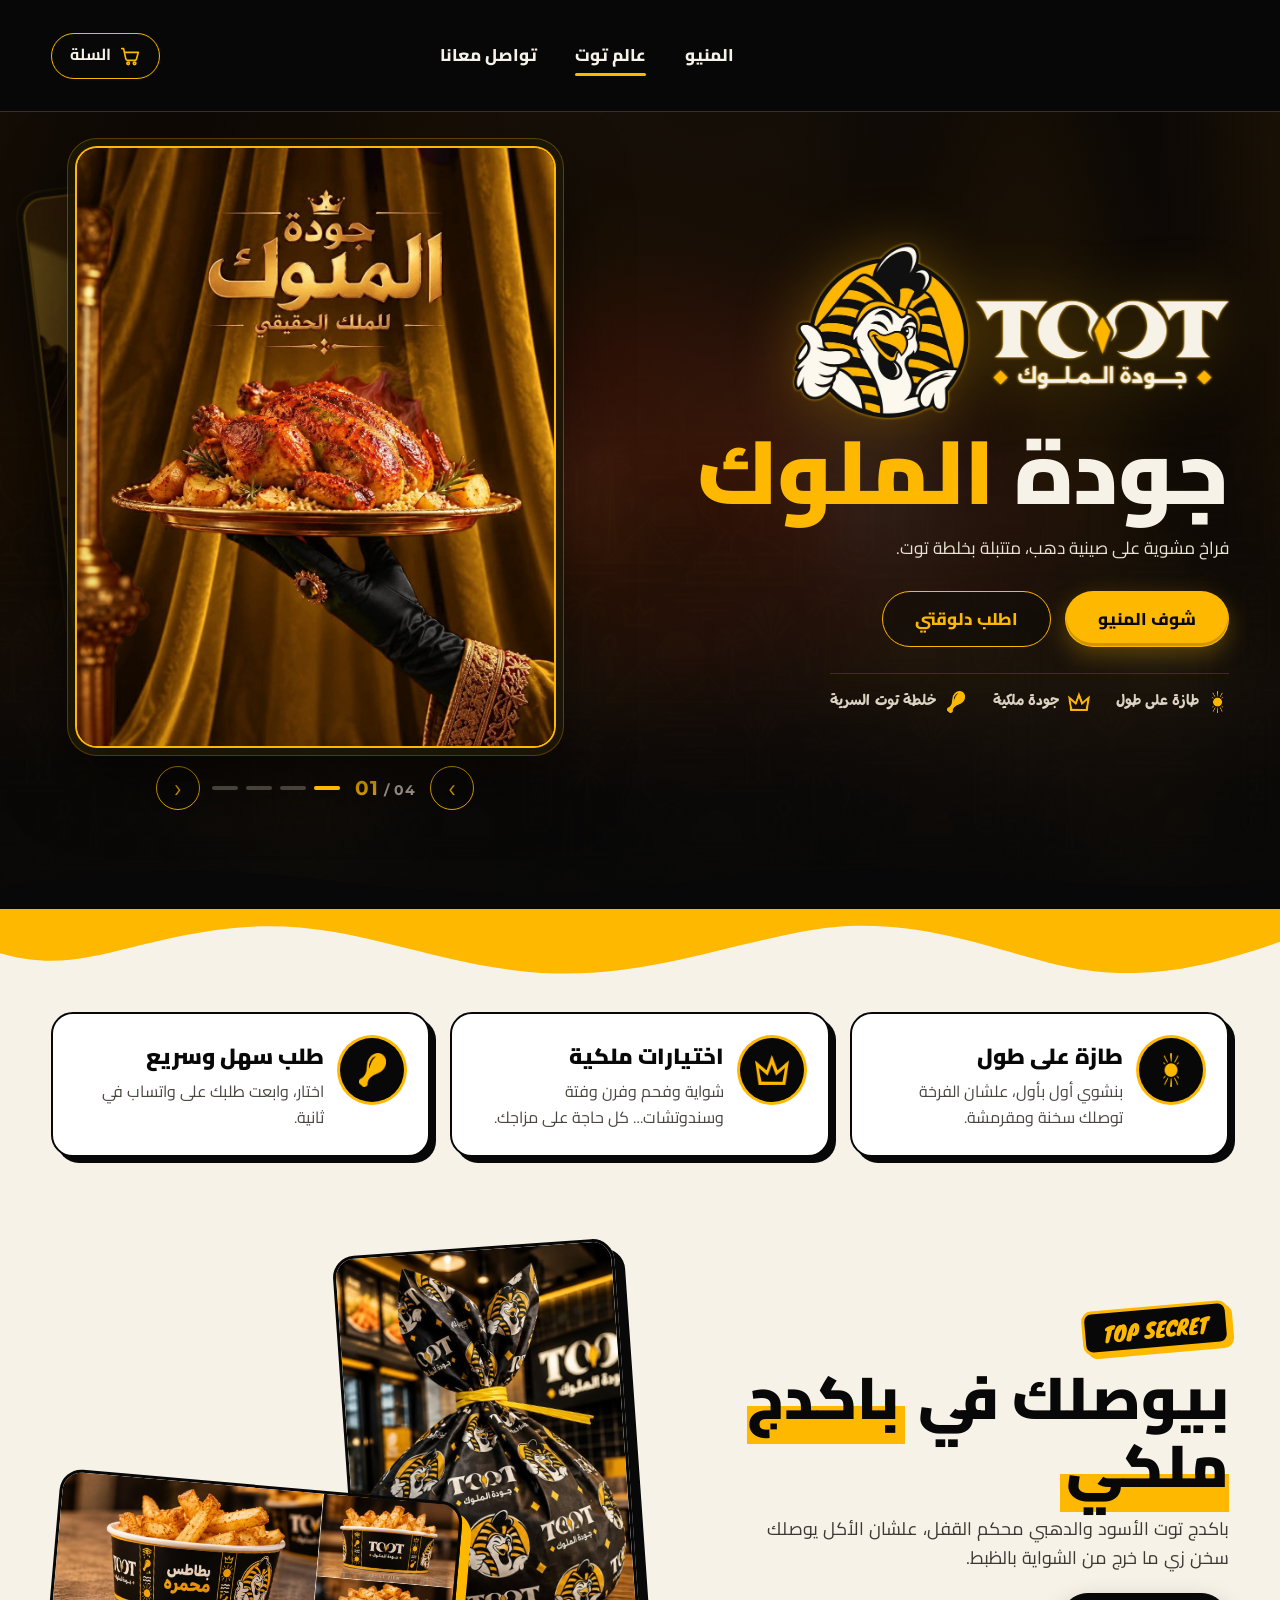
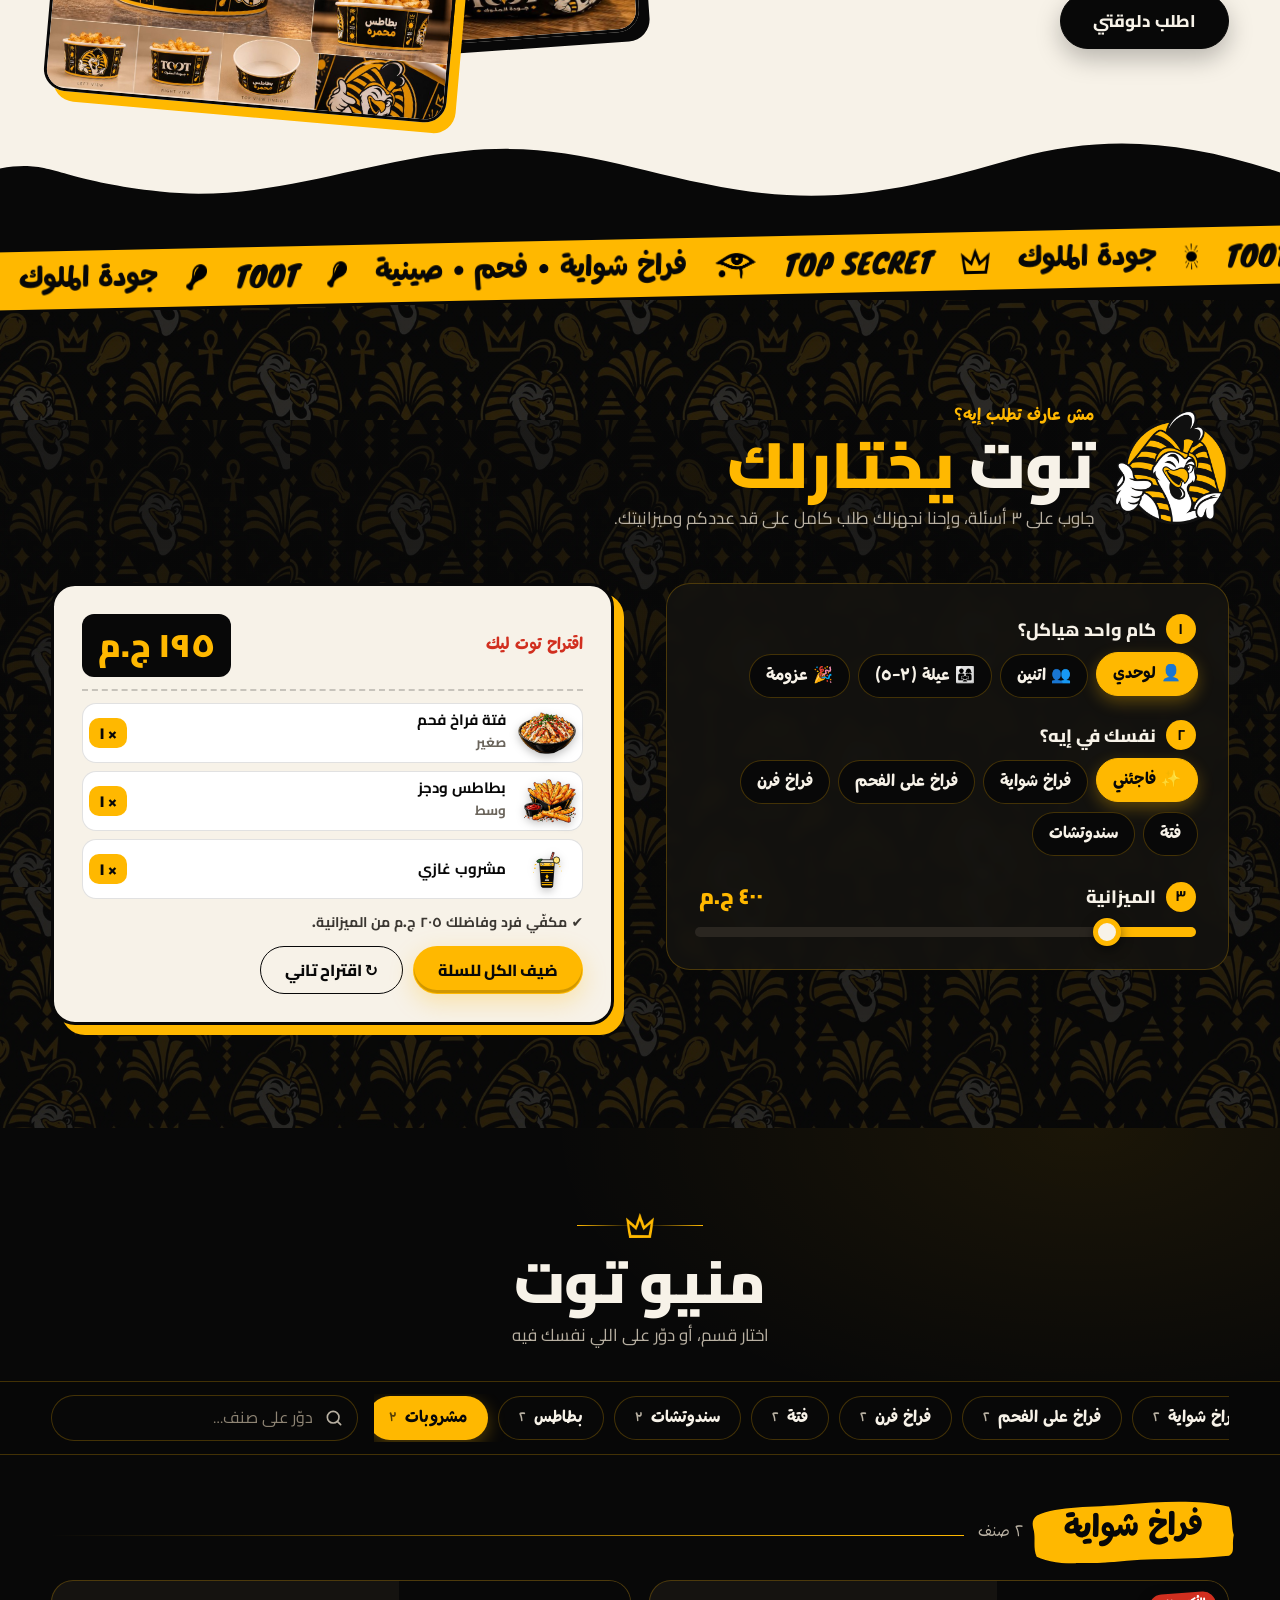
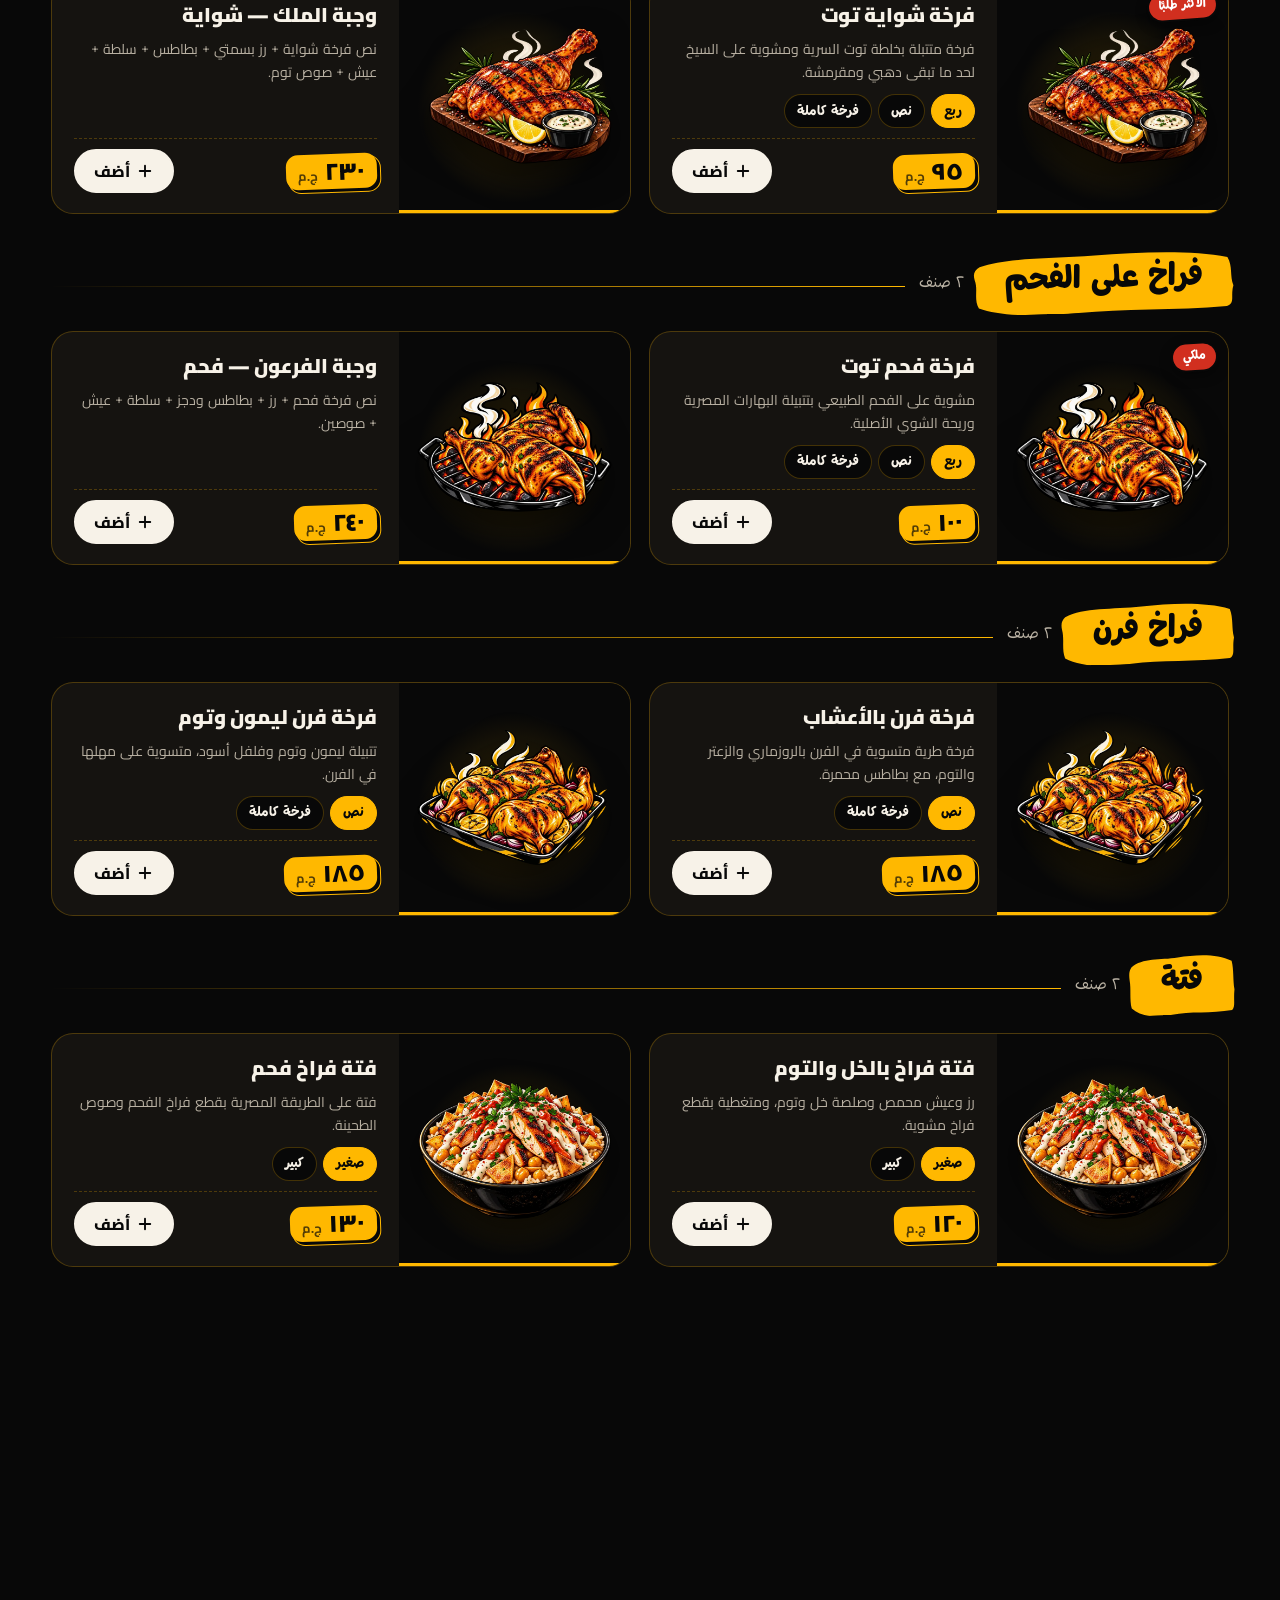
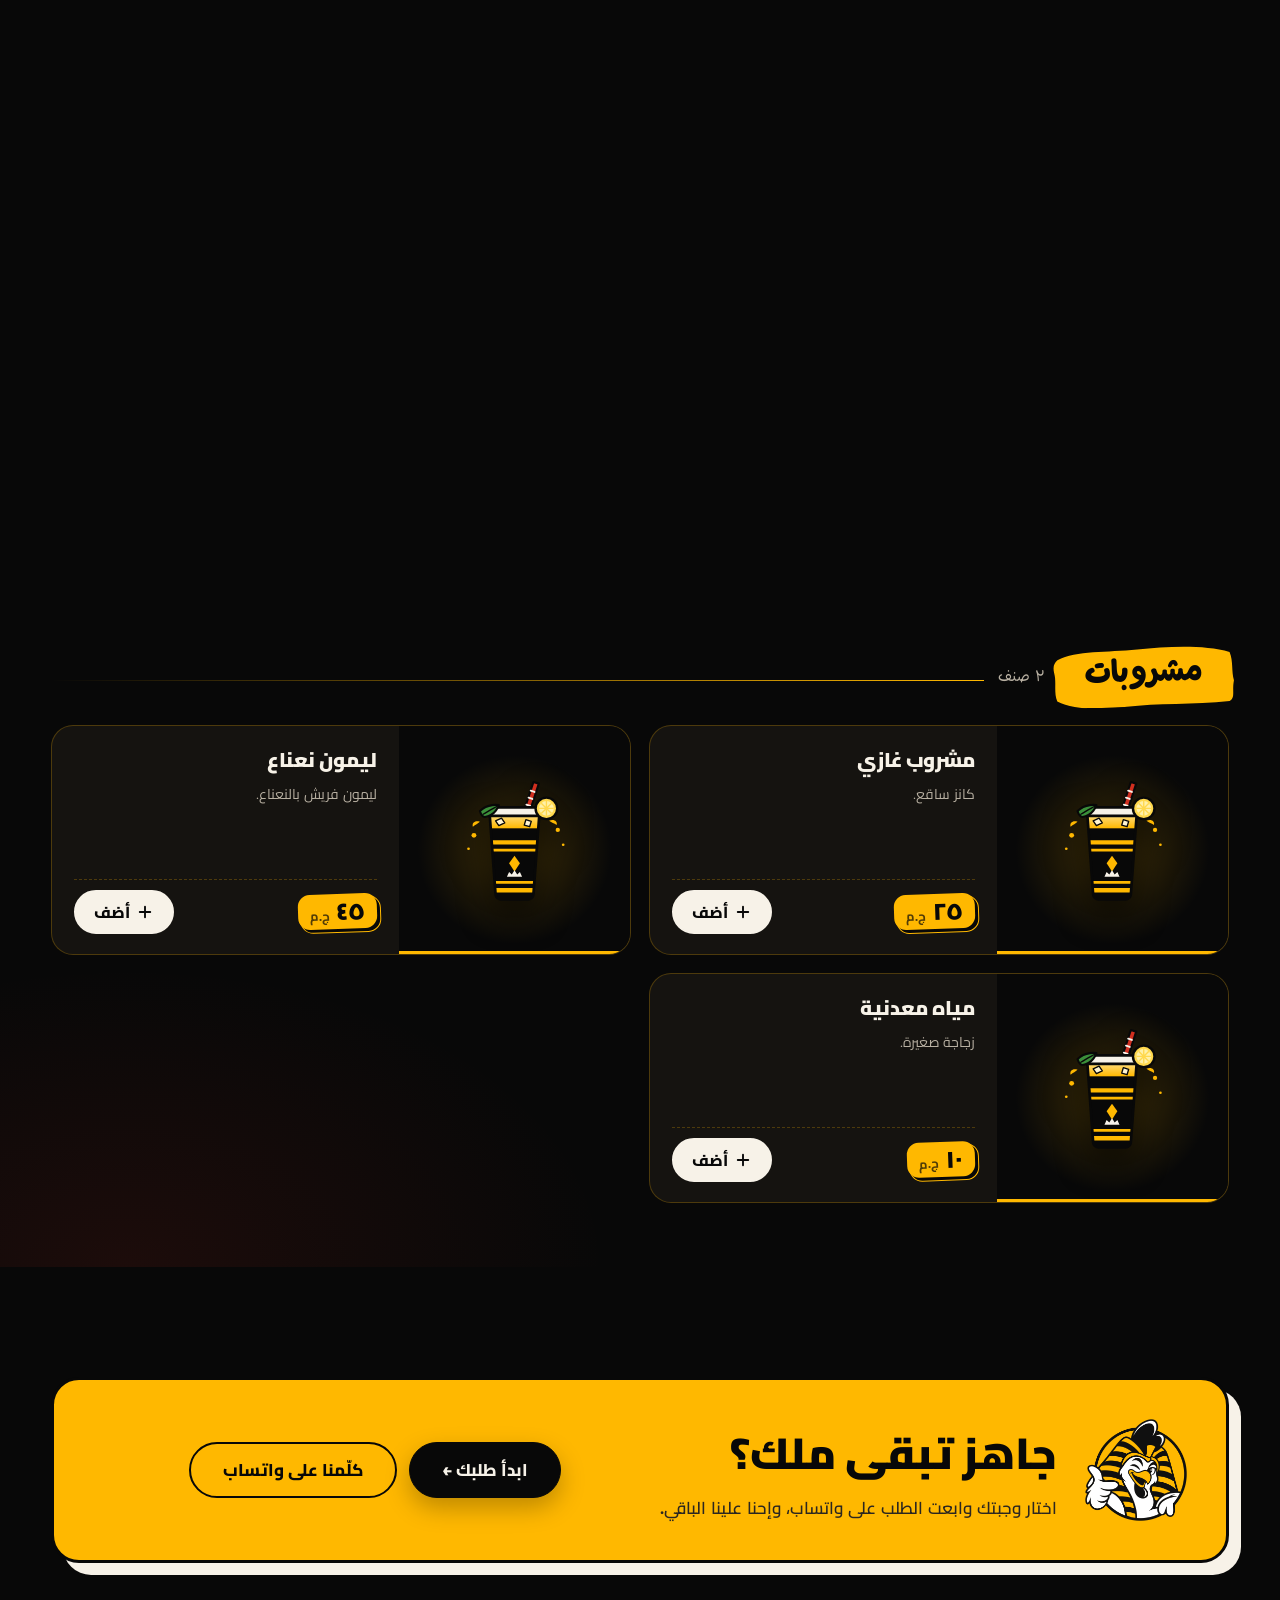
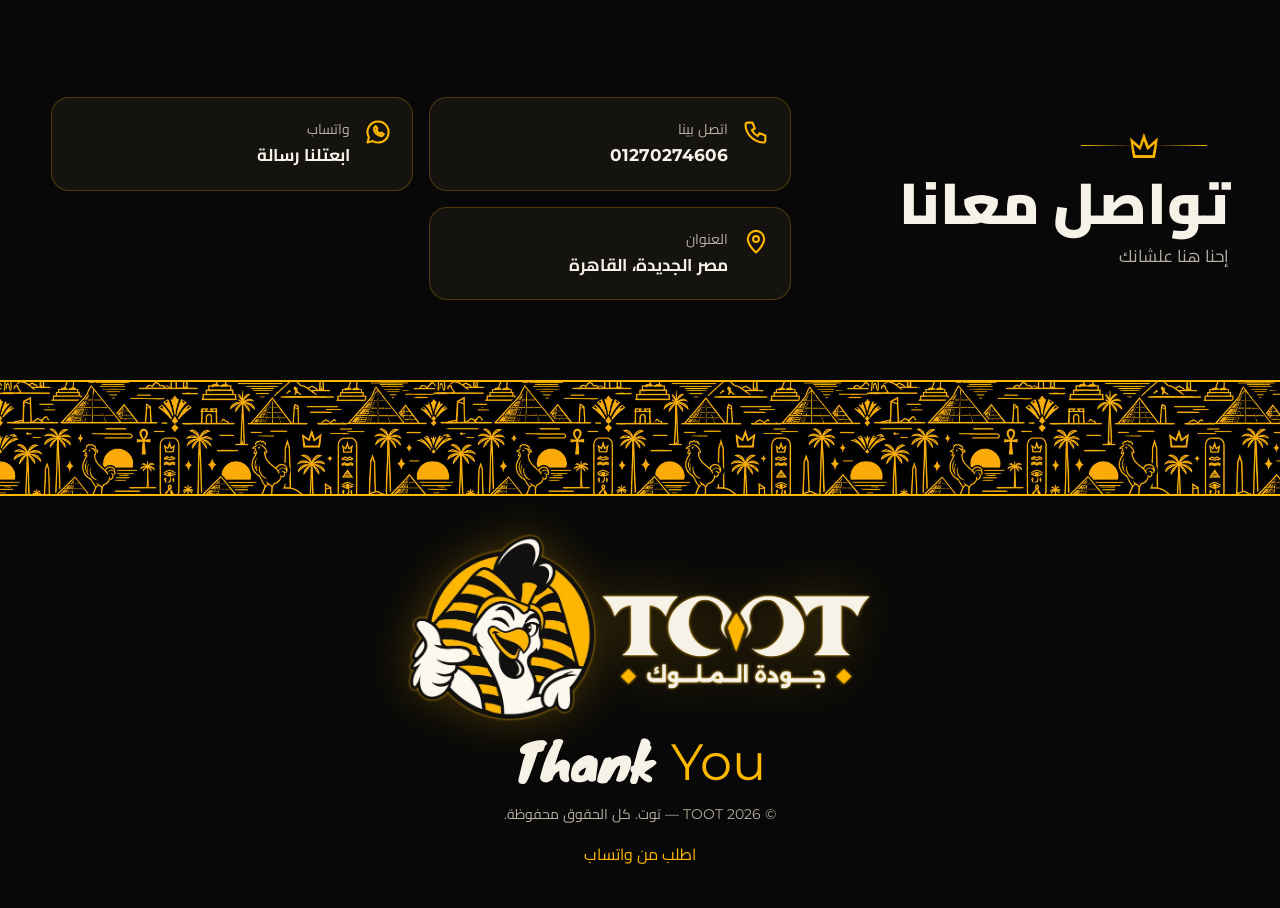
<file: index.html>
<!doctype html>
<html lang="ar" dir="rtl">
<head>
  <meta charset="utf-8">
  <meta name="viewport" content="width=device-width, initial-scale=1, viewport-fit=cover">
  <title>توت | TOOT — جودة الملوك</title>
  <meta name="description" content="توت — فراخ شواية وفحم وفرن، فتة، سندوتشات، بطاطس ومشروبات. اطلب أونلاين على واتساب.">
  <meta name="theme-color" content="#080808">
  <meta name="apple-mobile-web-app-capable" content="yes">
  <meta name="mobile-web-app-capable" content="yes">
  <meta name="apple-mobile-web-app-status-bar-style" content="black-translucent">
  <meta name="apple-mobile-web-app-title" content="توت">
  <meta property="og:title" content="توت | TOOT — جودة الملوك">
  <meta property="og:description" content="فراخ مشوية بطعم يليق بالملوك. اطلب على واتساب.">
  <meta property="og:image" content="images/toot-main.png">
  <link rel="manifest" href="manifest.webmanifest">
  <link rel="icon" type="image/png" href="images/favicon.png">
  <link rel="apple-touch-icon" href="images/icon-512.png">
  <link rel="preconnect" href="https://fonts.googleapis.com">
  <link rel="preconnect" href="https://fonts.gstatic.com" crossorigin>
  <link href="https://fonts.googleapis.com/css2?family=Cairo:wght@400;600;700;800;900&family=Playpen+Sans+Arabic:wght@500;700;800&family=Montserrat:wght@500;700;800&family=Knewave&display=swap" rel="stylesheet">
  <link rel="preload" as="image" href="images/poster-quality-brand.jpg">
  <link rel="preload" as="image" href="images/logo-mascot.webp">
  <link rel="preload" as="image" href="images/logo-word.webp">
  <link rel="stylesheet" href="code/style.css">
</head>
<body>
  <div class="scroll-progress" aria-hidden="true"><span id="scrollProgress"></span></div>

  <div class="announce" id="announce" hidden>
    <span class="announce__gem"></span><span id="announceText"></span><span class="announce__gem"></span>
  </div>

  <!-- الهيدر -->
  <header class="header" id="top">
    <div class="container header__inner">
      <a href="#top" class="brand" aria-label="توت — الصفحة الرئيسية">
        <img src="images/toot-logo.webp" alt="TOOT توت — جودة الملوك" class="brand__logo" width="1000" height="399">
      </a>
      <nav class="nav" aria-label="القائمة الرئيسية">
        <a href="#menu">المنيو</a>
        <a href="#home">عالم توت</a>
        <a href="#contact">تواصل معانا</a>
      </nav>
      <div class="header__end">
        <span class="status" id="statusPill" hidden></span>
        <button class="cart-btn" type="button" data-open-cart aria-label="فتح السلة">
          <svg viewBox="0 0 24 24" aria-hidden="true"><path d="M3 4h2l2.4 11.2a2 2 0 0 0 2 1.6h7.7a2 2 0 0 0 2-1.5L21 8H6.2"/><circle cx="10" cy="20" r="1.4"/><circle cx="17" cy="20" r="1.4"/></svg>
          <span class="cart-btn__label">السلة</span>
          <b class="cart-count" data-cart-count>0</b>
          <span class="cart-btn__total" data-cart-total hidden></span>
        </button>
      </div>
    </div>
  </header>

  <main>
    <!-- الهيرو: سلايدر صور الحملة كاملة -->
    <section class="hero" id="home" aria-roledescription="سلايدر" aria-label="صور حملة توت">
      <div class="hero__bg" aria-hidden="true"><div class="hero__bg-layer is-active" style="background-image:url('images/poster-quality-brand.jpg')"></div><div class="hero__bg-layer" style="background-image:url('images/poster-royal-world-brand.jpg')"></div><div class="hero__bg-layer" style="background-image:url('images/poster-king-moment-brand.jpg')"></div><div class="hero__bg-layer" style="background-image:url('images/poster-you-king-brand.jpg')"></div></div>
      <div class="hero__veil" aria-hidden="true"></div>
      <div class="embers" aria-hidden="true"><i></i><i></i><i></i><i></i><i></i><i></i><i></i><i></i></div>
      <h1 class="sr-only">توت | TOOT — جودة الملوك</h1>
      <div class="container hero__inner">
        <div class="logo-anim hero__logo" role="img" aria-label="TOOT توت — جودة الملوك">
          <img src="images/logo-mascot.webp" alt="" class="logo-anim__mascot" width="1000" height="399">
          <img src="images/logo-word.webp" alt="" class="logo-anim__word" width="1000" height="399">
          <span class="logo-anim__glint" aria-hidden="true"></span>
        </div>
        <div class="hero__copy">
          <div class="slide-texts" aria-live="polite">
            <div class="slide-text is-active" data-slide-text="0">
              <p class="hero__title" role="heading" aria-level="2"><span class="w">جودة</span> <span class="w gold">الملوك</span></p>
              <p class="hero__lead">فراخ مشوية على صينية دهب، متتبلة بخلطة توت.</p>
            </div>
            <div class="slide-text" data-slide-text="1" aria-hidden="true">
              <p class="hero__title" role="heading" aria-level="2"><span class="w">عالم</span> <span class="w gold">ملكي</span></p>
              <p class="hero__lead">له قواعده الخاصة… كل فرخة بتتقدم بطريقة تليق بيك.</p>
            </div>
            <div class="slide-text" data-slide-text="2" aria-hidden="true">
              <p class="hero__title" role="heading" aria-level="2"><span class="w">ملك</span> <span class="w gold">اللحظة</span></p>
              <p class="hero__lead">مش لازم تلبس تاج علشان تكون ملك اللحظة.</p>
            </div>
            <div class="slide-text" data-slide-text="3" aria-hidden="true">
              <p class="hero__title" role="heading" aria-level="2"><span class="w">أنت</span> <span class="w gold">الملك</span></p>
              <p class="hero__lead">إنت ملك زمانك… والفرخة علينا.</p>
            </div>
          </div>
          <div class="hero__actions">
            <a href="#menu" class="btn btn--gold btn--lg">شوف المنيو</a>
            <button type="button" class="btn btn--ghost btn--lg" data-open-cart>اطلب دلوقتي <b class="cart-count" data-cart-count>0</b></button>
          </div>
          <ul class="hero__perks">
            <li><img src="images/icons/sun.png" alt="" width="22" height="22">طازة على طول</li>
            <li><img src="images/icons/crown.png" alt="" width="22" height="22">جودة ملكية</li>
            <li><img src="images/icons/drumstick.png" alt="" width="22" height="22">خلطة توت السرية</li>
          </ul>
          <div class="quick-cats" id="quickCats" aria-label="أقسام سريعة" hidden></div>
        </div>
        <div class="slider" id="heroSlider">
          <div class="slider__stage">
            <span class="slider__halo" aria-hidden="true"></span>
            <div class="slider__frame">
              <span class="slider__glare" aria-hidden="true"></span>
            <figure class="slide is-active" data-slide="0">
              <button type="button" class="poster__btn" data-zoom="images/poster-quality-brand.jpg" aria-label="عرض الصورة كاملة: جودة الملوك">
                <img src="images/poster-quality-brand.jpg" alt="جودة الملوك" width="1100" height="1377" fetchpriority="high">
              </button>
            </figure>
            <figure class="slide is-next" data-slide="1" aria-hidden="true">
              <button type="button" class="poster__btn" data-zoom="images/poster-royal-world-brand.jpg" aria-label="عرض الصورة كاملة: عالم ملكي له قواعده الخاصة" tabindex="-1">
                <img src="images/poster-royal-world-brand.jpg" alt="عالم ملكي له قواعده الخاصة" width="933" height="1400" loading="eager">
              </button>
            </figure>
            <figure class="slide" data-slide="2" aria-hidden="true">
              <button type="button" class="poster__btn" data-zoom="images/poster-king-moment-brand.jpg" aria-label="عرض الصورة كاملة: ملك اللحظة" tabindex="-1">
                <img src="images/poster-king-moment-brand.jpg" alt="ملك اللحظة" width="1050" height="1400" loading="eager">
              </button>
            </figure>
            <figure class="slide" data-slide="3" aria-hidden="true">
              <button type="button" class="poster__btn" data-zoom="images/poster-you-king-brand.jpg" aria-label="عرض الصورة كاملة: أنت الملك" tabindex="-1">
                <img src="images/poster-you-king-brand.jpg" alt="أنت الملك" width="1100" height="1100" loading="eager">
              </button>
            </figure>
            </div>
          </div>
          <div class="slider__nav">
            <button type="button" class="slider__arrow" data-dir="-1" aria-label="الصورة اللي قبل">›</button>
            <span class="slider__count" aria-hidden="true"><b id="slideNum">01</b> / 04</span>
            <div class="slider__dots"><button type="button" class="slider__dot is-active" data-go="0" aria-label="صورة 1"><span></span></button><button type="button" class="slider__dot" data-go="1" aria-label="صورة 2"><span></span></button><button type="button" class="slider__dot" data-go="2" aria-label="صورة 3"><span></span></button><button type="button" class="slider__dot" data-go="3" aria-label="صورة 4"><span></span></button></div>
            <button type="button" class="slider__arrow" data-dir="1" aria-label="الصورة اللي بعد">‹</button>
          </div>
        </div>
      </div>
      <svg class="hero__wave" viewBox="0 0 1440 60" preserveAspectRatio="none" aria-hidden="true"><path d="M0 60V30c120-26 240-30 360-12s240 30 360 12 240-34 360-20 240 26 360 10v40z"/></svg>
    </section>

    <!-- المميزات (خلفية كريمي زي البراند بوك) -->
    <div class="cream-band">
    <svg class="wave wave--top" viewBox="0 0 1440 80" preserveAspectRatio="none" aria-hidden="true"><path d="M0 0h1440v34c-90 30-170 44-260 22S1010 4 900 24 700 78 580 64 380 8 260 20 90 70 0 46z"/></svg>
    <section class="features container">
      <article class="feature">
        <span class="feature__icon"><img src="images/icons/sun.png" alt="" width="64" height="64"></span>
        <div><h3>طازة على طول</h3><p>بنشوي أول بأول، علشان الفرخة توصلك سخنة ومقرمشة.</p></div>
      </article>
      <article class="feature">
        <span class="feature__icon"><img src="images/icons/crown.png" alt="" width="64" height="64"></span>
        <div><h3>اختيارات ملكية</h3><p>شواية وفحم وفرن وفتة وسندوتشات… كل حاجة على مزاجك.</p></div>
      </article>
      <article class="feature">
        <span class="feature__icon"><img src="images/icons/drumstick.png" alt="" width="64" height="64"></span>
        <div><h3>طلب سهل وسريع</h3><p>اختار، وابعت طلبك على واتساب في ثانية.</p></div>
      </article>
    </section>

    <!-- الباكدجنج -->
    <section class="pack container" aria-labelledby="packTitle">
      <div class="pack__text">
        <span class="sticker" lang="en">TOP SECRET</span>
        <h2 id="packTitle">بيوصلك في <span>باكدج ملكي</span></h2>
        <p>باكدج توت الأسود والدهبي محكم القفل، علشان الأكل يوصلك سخن زي ما خرج من الشواية بالظبط.</p>
        <a href="#menu" class="btn btn--black btn--lg">اطلب دلوقتي</a>
      </div>
      <div class="pack__media">
        <img src="images/pack-bag-black.jpg" alt="باكدج توت الأسود بالماسكوت" width="639" height="900" loading="lazy" class="pack__img pack__img--a">
        <img src="images/pack-fries.jpg" alt="علبة بطاطس توت السودا والدهبي" width="1200" height="652" loading="lazy" class="pack__img pack__img--b">
      </div>
    </section>
    <svg class="wave wave--bottom" viewBox="0 0 1440 80" preserveAspectRatio="none" aria-hidden="true"><path d="M0 80h1440V40c-110-34-200-40-300-14S950 76 830 58 640 6 520 18 300 72 180 60 60 26 0 36z"/></svg>
    </div>

    <!-- شريط متحرك -->
    <div class="marquee" aria-hidden="true">
      <div class="marquee__track">
        <span>TOOT</span><img src="images/icons/sun.png" alt=""><span class="ar">جودة الملوك</span><img src="images/icons/crown.png" alt=""><span>TOP SECRET</span><img src="images/icons/eye.png" alt=""><span class="ar">فراخ شواية • فحم • صينية</span><img src="images/icons/drumstick.png" alt="">
        <span>TOOT</span><img src="images/icons/drumstick.png" alt=""><span class="ar">جودة الملوك</span><img src="images/icons/sun.png" alt=""><span>TOP SECRET</span><img src="images/icons/crown.png" alt=""><span class="ar">فراخ شواية • فحم • صينية</span><img src="images/icons/eye.png" alt="">
      </div>
    </div>

    <!-- توت يختارلك: مساعد ذكي بيقترح طلب كامل -->
    <section class="picker" id="picker" aria-labelledby="pickerTitle">
      <div class="container picker__inner">
        <div class="picker__intro">
          <img src="images/toot-badge.png" alt="" aria-hidden="true" class="picker__mascot" width="120" height="120">
          <div>
            <span class="kicker">مش عارف تطلب إيه؟</span>
            <h2 id="pickerTitle">توت <span>يختارلك</span></h2>
            <p>جاوب على ٣ أسئلة، وإحنا نجهزلك طلب كامل على قد عددكم وميزانيتك.</p>
          </div>
        </div>
        <form class="picker__form" id="pickerForm">
          <fieldset class="q">
            <legend><b>١</b> كام واحد هياكل؟</legend>
            <div class="q__opts">
              <label><input type="radio" name="people" value="1" checked><span>👤 لوحدي</span></label>
              <label><input type="radio" name="people" value="2"><span>👥 اتنين</span></label>
              <label><input type="radio" name="people" value="4"><span>👨‍👩‍👧 عيلة (٣–٥)</span></label>
              <label><input type="radio" name="people" value="8"><span>🎉 عزومة</span></label>
            </div>
          </fieldset>
          <fieldset class="q">
            <legend><b>٢</b> نفسك في إيه؟</legend>
            <div class="q__opts" id="pickerMood"></div>
          </fieldset>
          <fieldset class="q">
            <legend><b>٣</b> الميزانية <output id="budgetOut"></output></legend>
            <input type="range" id="budget" name="budget" min="100" max="2000" step="50" value="400" aria-label="الميزانية">
          </fieldset>
        </form>
        <div class="picker__result" id="pickerResult" aria-live="polite"></div>
      </div>
    </section>

    <!-- المنيو -->
    <section class="menu" id="menu">
      <div class="container">
        <div class="section-head">
          <span class="ornament" aria-hidden="true"></span>
          <h2>منيو توت</h2>
          <p>اختار قسم، أو دوّر على اللي نفسك فيه</p>
        </div>
      </div>

      <div class="menu__bar" id="menuBar">
        <div class="container menu__bar-inner">
          <div class="chips" id="categoryChips" role="tablist" aria-label="أقسام المنيو"></div>
          <label class="search">
            <span class="sr-only">بحث في المنيو</span>
            <svg viewBox="0 0 24 24" aria-hidden="true"><circle cx="11" cy="11" r="7"/><path d="m20 20-4-4"/></svg>
            <input type="search" id="searchInput" placeholder="دوّر على صنف…" autocomplete="off">
            <button type="button" class="search__clear" id="searchClear" aria-label="مسح البحث" hidden>×</button>
          </label>
        </div>
      </div>

      <div class="container">
        <div id="menuSections" aria-live="polite"></div>
        <div class="empty" id="emptyState" hidden>
          <p>مفيش أصناف في الاختيار ده.</p>
          <button type="button" class="btn btn--ghost" id="resetSearch">شوف كل المنيو</button>
        </div>
      </div>
    </section>

    <!-- الريلز (بتظهر لما تضيف روابط من لوحة الإدارة) -->
    <section class="reels" id="reels" hidden>
      <div class="container">
        <div class="section-head">
          <span class="ornament" aria-hidden="true"></span>
          <h2>من مطبخ توت</h2>
          <p>شوف الفراخ وهي بتتشوي</p>
        </div>
        <div class="reels__grid" id="reelsGrid"></div>
      </div>
    </section>

    <!-- دعوة للطلب -->
    <section class="cta">
      <div class="container">
        <div class="cta__inner">
          <img src="images/toot-badge.png" alt="" class="cta__badge" aria-hidden="true" width="120" height="120">
          <div>
            <h2>جاهز تبقى ملك؟</h2>
            <p>اختار وجبتك وابعت الطلب على واتساب، وإحنا علينا الباقي.</p>
          </div>
          <div class="story__actions">
            <a href="#menu" class="btn btn--black btn--lg">ابدأ طلبك ←</a>
            <a href="#" class="btn btn--outline-dark btn--lg" data-wa>كلّمنا على واتساب</a>
          </div>
        </div>
      </div>
    </section>

    <!-- التواصل -->
    <section class="contact" id="contact">
      <div class="container contact__grid">
        <div class="section-head section-head--start">
          <span class="ornament" aria-hidden="true"></span>
          <h2>تواصل معانا</h2>
          <p>إحنا هنا علشانك</p>
        </div>
        <ul class="contact__list" id="contactList"></ul>
      </div>
    </section>
  </main>

  <!-- الفوتر -->
  <footer class="footer">
    <div class="pattern-band" aria-hidden="true"></div>
    <div class="container footer__inner">
      <div class="footer__brand"><img src="images/toot-logo.webp" alt="TOOT جودة الملوك" class="footer__logo" width="1000" height="399" loading="lazy"></div>
      <p class="footer__thanks" lang="en">Thank <span>You</span></p>
      <div class="footer__social" id="socialLinks"></div>
      <button type="button" class="btn btn--ghost btn--sm" id="installBtn" hidden>ثبّت توت على جهازك</button>
      <p class="footer__copy">© <span id="year"></span> TOOT — توت. كل الحقوق محفوظة.</p>
      <div class="footer__links">
        <a href="#" id="footerWhatsapp" target="_blank" rel="noopener">اطلب من واتساب</a>
      </div>
    </div>
  </footer>

  <!-- شريط السلة (موبايل) — بيظهر لما يكون فيه أصناف -->
  <button type="button" class="cart-bar" id="cartBar" data-open-cart hidden>
    <b class="cart-bar__count" data-cart-count>0</b>
    <span class="cart-bar__label">كمّل الطلب</span>
    <span class="cart-bar__total" data-cart-total>0</span>
  </button>

  <!-- شريط التنقل السفلي (موبايل) -->
  <nav class="bottom-nav" aria-label="تنقل سريع">
    <a href="#home" data-nav="home">
      <svg viewBox="0 0 24 24" aria-hidden="true"><path d="M3 11 12 4l9 7v9a1 1 0 0 1-1 1h-5v-6H9v6H4a1 1 0 0 1-1-1z"/></svg><span>الرئيسية</span>
    </a>
    <a href="#menu" data-nav="menu">
      <svg viewBox="0 0 24 24" aria-hidden="true"><path d="M4 6h16M4 12h16M4 18h10"/></svg><span>المنيو</span>
    </a>
    <button type="button" class="bottom-nav__cart" data-open-cart>
      <svg viewBox="0 0 24 24" aria-hidden="true"><path d="M3 4h2l2.4 11.2a2 2 0 0 0 2 1.6h7.7a2 2 0 0 0 2-1.5L21 8H6.2"/><circle cx="10" cy="20" r="1.4"/><circle cx="17" cy="20" r="1.4"/></svg>
      <span>السلة</span><b class="cart-count" data-cart-count>0</b>
    </button>
    <a href="#contact" data-nav="contact">
      <svg viewBox="0 0 24 24" aria-hidden="true"><path d="M5 4h4l2 5-2.5 1.5a11 11 0 0 0 5 5L15 13l5 2v4a2 2 0 0 1-2 2A16 16 0 0 1 3 6a2 2 0 0 1 2-2"/></svg><span>تواصل</span>
    </a>
  </nav>

  <!-- السلة -->
  <div class="overlay" id="overlay" hidden></div>
  <aside class="drawer" id="cartDrawer" aria-label="سلة الطلب" aria-hidden="true">
    <div class="drawer__head">
      <h2>طلبك</h2>
      <button type="button" class="icon-btn" data-close-drawer aria-label="إغلاق">×</button>
    </div>
    <div class="drawer__body">
      <p class="notice" id="closedNotice" hidden></p>
      <div class="free-bar" id="freeBar" hidden><p id="freeText"></p><div class="free-bar__track"><span id="freeFill"></span></div></div>
      <ul class="cart-list" id="cartList"></ul>
      <div class="cart-empty" id="cartEmpty">
        <img src="images/toot-badge.png" alt="" width="96" height="96">
        <p>السلة فاضية… ابدأ اختار من المنيو.</p>
        <button type="button" class="btn btn--gold btn--block" id="reorderBtn" hidden>اطلب نفس طلبك اللي فات</button>
        <a href="#menu" class="btn btn--ghost btn--block" data-close-drawer>تصفح المنيو</a>
      </div>

      <div class="upsell" id="upsell" hidden>
        <h3>كمّل وجبتك</h3>
        <div class="upsell__list" id="upsellList"></div>
      </div>

      <form class="order-form" id="orderForm" novalidate>
        <fieldset class="toggle">
          <legend class="sr-only">طريقة الاستلام</legend>
          <label><input type="radio" name="type" value="delivery" checked><span>توصيل</span></label>
          <label><input type="radio" name="type" value="pickup"><span>استلام من الفرع</span></label>
        </fieldset>
        <label class="field" id="zoneField" hidden><span>منطقة التوصيل</span><select name="zone"></select></label>
        <label class="field"><span>الاسم</span><input name="name" autocomplete="name" required></label>
        <label class="field"><span>رقم الموبايل</span><input name="phone" type="tel" inputmode="tel" autocomplete="tel" dir="ltr" required></label>
        <label class="field" id="addressField"><span>العنوان بالتفصيل</span><textarea name="address" rows="2" autocomplete="street-address"></textarea></label>
        <fieldset class="pay" id="payField" hidden>
          <legend>طريقة الدفع</legend>
          <div class="pay__opts" id="payOpts"></div>
        </fieldset>
        <label class="field"><span>ملاحظات (اختياري)</span><textarea name="notes" rows="2" placeholder="مثلاً: من غير توم، زيادة صوص…"></textarea></label>
        <p class="form-error" id="formError" role="alert"></p>
      </form>
    </div>
    <div class="drawer__foot" id="drawerFoot">
      <div class="totals">
        <div><span>الأصناف</span><b id="subTotal">0</b></div>
        <div id="deliveryRow" hidden><span>التوصيل</span><b id="deliveryTotal">0</b></div>
        <div class="totals__grand"><span>الإجمالي</span><b data-cart-total>0</b></div>
      </div>
      <p class="min-note" id="minNote" hidden></p>
      <div class="sent" id="sentBox" hidden>
        <p><b>اتفتح واتساب بطلبك ✔</b> لو بعته، ابدأ طلب جديد من هنا.</p>
        <button type="button" class="btn btn--ghost btn--sm" id="newOrder">طلب جديد</button>
      </div>
      <button type="button" class="btn btn--whatsapp btn--block btn--lg" id="sendOrder">
        <svg viewBox="0 0 24 24" aria-hidden="true"><path d="M12 3a9 9 0 0 0-7.8 13.5L3 21l4.6-1.2A9 9 0 1 0 12 3z"/></svg>
        إرسال الطلب على واتساب
      </button>
      <p class="hint">هتراجع الطلب في واتساب قبل ما تبعته.</p>
    </div>
  </aside>

  <!-- لوحة الإدارة -->
  <aside class="admin" id="adminPanel" aria-label="إدارة المنيو" aria-hidden="true">
    <div class="drawer__head">
      <h2>إدارة المنيو</h2>
      <button type="button" class="icon-btn" data-close-drawer aria-label="إغلاق">×</button>
    </div>
    <div class="admin__lock" id="adminLock" hidden>
      <form id="pinForm">
        <label class="field"><span>رمز الدخول</span><input type="password" id="pinInput" inputmode="numeric" autocomplete="off"></label>
        <button class="btn btn--gold btn--block" type="submit">دخول</button>
        <p class="form-error" id="pinError" role="alert"></p>
      </form>
    </div>
    <div class="admin__content" id="adminContent">
      <div class="tabs" role="tablist">
        <button type="button" class="tab is-active" data-tab="products">المنتجات والأسعار</button>
        <button type="button" class="tab" data-tab="categories">الأقسام</button>
        <button type="button" class="tab" data-tab="settings">إعدادات المطعم</button>
        <button type="button" class="tab" data-tab="backup">نسخة احتياطية</button>
      </div>

      <section class="tab-panel" data-panel="products">
        <div class="admin__bar">
          <button type="button" class="btn btn--gold btn--sm" id="addProduct">＋ إضافة منتج</button>
          <select id="adminFilter" aria-label="فلترة حسب القسم"></select>
        </div>
        <ul class="admin-list" id="adminProducts"></ul>
      </section>

      <section class="tab-panel" data-panel="categories" hidden>
        <form class="admin__bar" id="catForm">
          <input id="catName" placeholder="اسم القسم الجديد" aria-label="اسم القسم الجديد">
          <button type="submit" class="btn btn--gold btn--sm">＋ إضافة قسم</button>
        </form>
        <ul class="admin-list" id="adminCats"></ul>
      </section>

      <section class="tab-panel" data-panel="settings" hidden>
        <form id="settingsForm" class="settings-form"></form>
      </section>

      <section class="tab-panel" data-panel="backup" hidden>
        <div class="backup">
          <button type="button" class="btn btn--ghost btn--block" id="exportJson">⬇ تصدير نسخة</button>
          <label class="btn btn--ghost btn--block file-btn">⬆ استيراد نسخة<input type="file" id="importJson" accept="application/json,.json" hidden></label>
          <button type="button" class="btn btn--gold btn--block" id="exportJs">تحميل ملف المنيو للنشر (menu-data.js)</button>
          <button type="button" class="btn btn--danger btn--block" id="resetData">رجوع للمنيو الأصلي</button>
          <p class="hint">التعديلات بتتحفظ تلقائيًا على المتصفح والجهاز ده بس. علشان تظهر لكل الزوار: حمّل «ملف المنيو للنشر» وارفعه مكان <code>code/menu-data.js</code> على GitHub.</p>
        </div>
      </section>
    </div>

    <div class="editor" id="productEditor" hidden>
      <form id="productForm">
        <h3 id="editorTitle">منتج جديد</h3>
        <div class="editor__img">
          <img id="editorPreview" alt="">
          <div>
            <label class="field"><span>رابط/مسار الصورة</span><input name="image" placeholder="images/…" dir="ltr"></label>
            <label class="btn btn--ghost btn--sm file-btn">رفع صورة من الجهاز<input type="file" id="imageUpload" accept="image/*" hidden></label>
          </div>
        </div>
        <label class="field"><span>اسم المنتج</span><input name="name" required></label>
        <label class="field"><span>الوصف</span><textarea name="desc" rows="2"></textarea></label>
        <div class="row">
          <label class="field"><span>القسم</span><select name="cat" id="editorCat"></select></label>
          <label class="field"><span>علامة (اختياري)</span><input name="badge" placeholder="جديد / الأكثر طلبًا"></label>
        </div>
        <label class="field"><span>السعر (لو مفيش أحجام)</span><input name="price" type="number" min="0" step="1"></label>
        <div class="sizes">
          <div class="sizes__head"><span>الأحجام والأسعار</span><button type="button" class="btn btn--ghost btn--sm" id="addSize">＋ حجم</button></div>
          <div id="sizeRows"></div>
        </div>
        <label class="check"><input type="checkbox" name="available"> <span>متاح للطلب</span></label>
        <p class="form-error" id="editorError" role="alert"></p>
        <div class="row">
          <button type="submit" class="btn btn--gold">حفظ</button>
          <button type="button" class="btn btn--ghost" id="cancelEdit">إلغاء</button>
        </div>
      </form>
    </div>
  </aside>

  <!-- نافذة تفاصيل الصنف -->
  <dialog class="qv" id="quickView" aria-labelledby="qvTitle">
    <button type="button" class="icon-btn qv__close" data-close-qv aria-label="إغلاق">×</button>
    <div class="qv__media"><img id="qvImg" alt=""><span class="qv__badge" id="qvBadge" hidden></span><div class="steam" aria-hidden="true"><i></i><i></i><i></i></div></div>
    <div class="qv__body">
      <span class="kicker" id="qvCat"></span>
      <h3 id="qvTitle"></h3>
      <p id="qvDesc"></p>
      <div class="sizes-pick qv__sizes" id="qvSizes" role="radiogroup" aria-label="اختار الحجم"></div>
      <label class="field"><span>ملاحظة على الصنف ده (اختياري)</span><input id="qvNote" placeholder="مثلاً: سبايسي زيادة، من غير مخلل…" maxlength="80"></label>
      <div class="qv__foot">
        <div class="stepper qv__qty"><button type="button" data-qv-step="1" aria-label="زيادة">+</button><b id="qvQty">١</b><button type="button" data-qv-step="-1" aria-label="تقليل">−</button></div>
        <button type="button" class="btn btn--gold btn--lg qv__add" id="qvAdd">أضف • <span id="qvTotal"></span></button>
      </div>
    </div>
  </dialog>

  <!-- عارض الصور بالحجم الكامل -->
  <dialog class="lightbox" id="lightbox" aria-label="عرض الصورة">
    <button type="button" class="icon-btn lightbox__close" data-close-lightbox aria-label="إغلاق">×</button>
    <img id="lightboxImg" alt="">
  </dialog>

  <div class="toast" id="toast" role="status" aria-live="polite"></div>

  <script src="code/menu-data.js"></script>
  <script src="code/app.js"></script>
</body>
</html>
</file>
<file: code/style.css>
/* =========================================================
   TOOT | توت — Royal Grilled Chicken
   ألوان البراند: أسود • أحمر ملكي • دهبي
   تصميم مرن بيملأ الشاشة على اللاب توب والموبايل
   ========================================================= */
:root{
  /* ألوان البراند بوك */
  --black:#080808;        /* Royal Black — الخلفية الأساسية */
  --ink:#0F0E0C;
  --surface:#151310;
  --surface-2:#1F1B14;
  --line:rgba(255,184,0,.24);
  --red:#D12F1F;          /* Rooster Red — لمسات وتنبيهات */
  --red-deep:#A3220F;
  --red-glow:#D12F1F;
  --gold:#FFB800;         /* Pharaoh Gold — اللون المميز */
  --gold-light:#FFC933;
  --gold-deep:#E09E00;
  --yellow:#FFB800;
  --cream:#F7F2E8;        /* Warm Cream — الخلفيات الفاتحة */
  --white:#FFFFFF;
  --muted:#B8B0A2;
  --wa:#1FAF5A;
  --ok:#3DDC84;
  --radius:18px;
  --shadow:0 18px 50px rgba(0,0,0,.5);
  /* خطوط البراند بوك: Cairo للعناوين والمحتوى • Playpen Sans Arabic خط تكميلي
     Montserrat للإنجليزي • Knewave إنجليزي تكميلي */
  --font-display:'Cairo','Montserrat',system-ui,sans-serif;
  --font-body:'Montserrat','Cairo',system-ui,-apple-system,'Segoe UI',Tahoma,sans-serif;
  --font-fun:'Playpen Sans Arabic','Cairo',system-ui,sans-serif;
  --font-en-fun:'Knewave','Playpen Sans Arabic',system-ui,sans-serif;
  --header-h:112px;
  --announce-h:0px;
  --bar-h:72px;
  --gutter:clamp(16px,4vw,72px);
  --bottom-nav:0px;
  --safe-b:env(safe-area-inset-bottom,0px);
}
*{box-sizing:border-box}
html{overflow-x:hidden;overflow-x:clip;scroll-behavior:smooth;-webkit-text-size-adjust:100%;text-size-adjust:100%}
body{
  margin:0;min-height:100vh;min-height:100dvh;background:var(--black);color:var(--cream);
  font-family:var(--font-body);font-size:16px;line-height:1.65;
  -webkit-font-smoothing:antialiased;overflow-x:hidden;
  -webkit-tap-highlight-color:transparent;
  padding-bottom:calc(var(--bottom-nav) + var(--safe-b));
}
body.has-announce{--announce-h:37px}
img{max-width:100%;display:block}
a{color:var(--gold-light);text-decoration:none}
a:hover{color:var(--yellow)}
button{font:inherit;cursor:pointer;touch-action:manipulation}
input,select,textarea{font:inherit;color:inherit}
.container{width:100%;max-width:1760px;margin-inline:auto;padding-inline:var(--gutter)}
.sr-only{position:absolute;width:1px;height:1px;padding:0;margin:-1px;overflow:hidden;clip:rect(0,0,0,0);border:0}
[hidden]{display:none !important}
:focus-visible{outline:2px solid var(--gold-light);outline-offset:3px;border-radius:8px}

/* ---------- Buttons ---------- */
.btn{
  display:inline-flex;align-items:center;justify-content:center;gap:8px;
  min-height:48px;padding:0 24px;border-radius:999px;border:1.5px solid transparent;
  font-weight:700;font-size:16px;transition:transform .15s ease,background .2s,color .2s,border-color .2s,filter .2s;
  text-align:center;white-space:nowrap;
}
.btn:active{transform:scale(.97)}
.btn--lg{min-height:56px;padding:0 32px;font-size:17px}
.btn--sm{min-height:40px;padding:0 16px;font-size:14px}
.btn--block{width:100%}
.btn--gold{background:linear-gradient(135deg,var(--gold-light),var(--gold) 55%,var(--gold-deep));color:var(--black);box-shadow:0 8px 24px rgba(255,184,0,.25)}
.btn--gold:hover{color:var(--black);filter:brightness(1.06)}
.btn--ghost{background:rgba(11,10,9,.35);border-color:var(--gold);color:var(--gold-light)}
.btn--ghost:hover{background:rgba(255,184,0,.12);color:var(--gold-light)}
.btn--whatsapp{background:var(--wa);color:#fff}
.btn--whatsapp svg{width:22px;height:22px;fill:none;stroke:#fff;stroke-width:2}
.btn--whatsapp:hover{filter:brightness(1.08);color:#fff}
.btn--whatsapp:disabled{opacity:.45;cursor:not-allowed}
.btn--danger{background:transparent;border-color:#C0392B;color:#FF8A7A}
.btn--danger.is-confirm{background:#C0392B;color:#fff}
.icon-btn{width:44px;height:44px;border-radius:50%;border:1px solid var(--line);background:transparent;color:var(--cream);font-size:26px;line-height:1;flex-shrink:0}
.icon-btn:hover{border-color:var(--gold)}
.link-btn{background:none;border:0;color:var(--muted);padding:8px;text-decoration:underline;text-underline-offset:4px}
.link-btn:hover{color:var(--gold-light)}

/* ---------- Announcement ---------- */
.announce{
  height:var(--announce-h);
  background:linear-gradient(90deg,var(--red-deep),var(--red),var(--red-deep));
  color:var(--cream);font-weight:700;font-size:14px;padding:0 16px;
  display:flex;align-items:center;justify-content:center;gap:14px;white-space:nowrap;overflow:hidden;
}
.announce__gem{width:8px;height:8px;background:var(--yellow);transform:rotate(45deg);flex-shrink:0}

/* ---------- Header ---------- */
.header{
  position:sticky;top:0;z-index:40;height:var(--header-h);
  background:rgba(11,10,9,.88);backdrop-filter:blur(14px);-webkit-backdrop-filter:blur(14px);
  border-bottom:1px solid var(--line);
}
.header__inner{height:100%;display:flex;align-items:center;justify-content:space-between;gap:24px}
.brand{position:relative;display:inline-flex;align-items:center}
.brand__logo{height:84px;width:auto;filter:drop-shadow(0 0 14px rgba(255,184,0,.32)) drop-shadow(0 4px 10px rgba(0,0,0,.6));transition:transform .3s ease}
.brand:hover .brand__logo{transform:scale(1.05)}
.brand__logo{position:relative}
.nav{display:flex;gap:clamp(20px,3vw,44px);font-weight:600;font-size:17px}
.nav a{color:var(--cream);position:relative;padding:6px 0}
.nav a::after{content:"";position:absolute;inset-inline:0;bottom:0;height:2px;background:var(--gold);transform:scaleX(0);transition:transform .2s}
.nav a:hover::after,.nav a.is-active::after{transform:scaleX(1)}
.header__end{display:flex;align-items:center;gap:12px}
.status{display:inline-flex;align-items:center;gap:8px;font-size:13px;font-weight:700;padding:6px 12px;border-radius:999px;border:1px solid var(--line);background:var(--surface);white-space:nowrap}
.status::before{content:"";width:8px;height:8px;border-radius:50%;background:var(--ok);box-shadow:0 0 0 4px rgba(61,220,132,.18)}
.status.is-closed::before{background:#FF6B5B;box-shadow:0 0 0 4px rgba(255,107,91,.18)}
.cart-btn{
  display:inline-flex;align-items:center;gap:8px;min-height:46px;padding:0 18px;border-radius:999px;
  background:var(--surface);border:1.5px solid var(--gold);color:var(--cream);font-weight:700;
}
.cart-btn svg{width:22px;height:22px;fill:none;stroke:var(--gold-light);stroke-width:1.8;stroke-linecap:round;stroke-linejoin:round}
.cart-btn__total{color:var(--gold-light);font-size:14px}
.cart-count{min-width:24px;height:24px;padding:0 6px;border-radius:12px;background:var(--red-glow);color:#fff;font-size:13px;display:inline-grid;place-items:center;line-height:1}
.cart-count.bump{animation:bump .4s ease}
@keyframes bump{50%{transform:scale(1.35)}}

/* ---------- Hero (ملء الشاشة) ---------- */
.hero{
  position:relative;overflow:hidden;display:flex;align-items:center;
  min-height:calc(100vh - var(--header-h) - var(--announce-h));
  min-height:calc(100svh - var(--header-h) - var(--announce-h));
  isolation:isolate;
}
.story::before{ /* نفس الصورة مغبّشة كخلفية */
  content:"";position:absolute;inset:-60px;z-index:-2;background-position:center;background-size:cover;
  filter:blur(46px) saturate(1.2) brightness(.38);transform:scale(1.08);
}
.hero::after,.story::after{content:"";position:absolute;inset:0;z-index:-1;background:linear-gradient(180deg,rgba(11,10,9,.35),rgba(11,10,9,.15) 40%,rgba(11,10,9,.85) 100%)}
.hero__inner{padding-block:clamp(28px,4vh,56px);display:grid;grid-template-columns:minmax(0,1fr) auto;align-items:center;gap:clamp(24px,4vw,72px)}
.hero__text{display:flex;flex-direction:column;align-items:flex-start;max-width:720px}
.eyebrow{margin:0 0 14px;color:var(--gold);letter-spacing:.22em;font-size:13px;font-weight:700;direction:ltr}
.hero__title{font-family:var(--font-display);font-weight:700;font-size:clamp(60px,9vw,150px);line-height:1.02;margin:0 0 22px;color:var(--cream)}
.hero__title span{background:linear-gradient(180deg,var(--gold-light),var(--gold) 60%,var(--gold-deep));-webkit-background-clip:text;background-clip:text;color:transparent}
.hero__lead{font-size:clamp(17px,1.6vw,22px);color:#D9CFBE;margin:0 0 34px}
.hero__actions{display:flex;flex-wrap:wrap;gap:14px;margin-bottom:36px}
.quick-cats{display:flex;flex-wrap:wrap;gap:10px}
.quick-cats a{padding:6px 16px;border:1px solid var(--line);border-radius:999px;color:var(--gold-light);font-size:15px;font-weight:600;background:rgba(11,10,9,.45);backdrop-filter:blur(4px)}
.quick-cats a:hover{border-color:var(--gold);background:rgba(255,184,0,.12)}
.scroll-hint{position:absolute;bottom:22px;left:50%;transform:translateX(-50%);width:28px;height:44px;border:2px solid var(--gold);border-radius:16px;display:flex;justify-content:center;padding-top:8px;opacity:.8}
.scroll-hint span{width:4px;height:9px;border-radius:2px;background:var(--gold);animation:scrollhint 1.6s ease-in-out infinite}
@keyframes scrollhint{50%{transform:translateY(10px);opacity:.3}}

/* Hieroglyph gold strip */
.glyph-strip{
  height:44px;border-block:1px solid var(--line);background-color:var(--black);
  background-repeat:repeat-x;background-position:center;background-size:auto 30px;
  background-image:url("data:image/svg+xml;utf8,<svg xmlns='http://www.w3.org/2000/svg' width='480' height='40' viewBox='0 0 480 40'><g fill='none' stroke='%23FFB800' stroke-width='1.6' stroke-linecap='round' stroke-linejoin='round'><ellipse cx='30' cy='10' rx='5' ry='6.5'/><path d='M21 18h18M30 16v20'/><path d='M74 20q16-12 32 0q-16 9-32 0z'/><circle cx='90' cy='19.5' r='3.5'/><path d='M76 13q14-8 28-1M86 25l-3 11M94 25q3 10 10 7'/><path d='M150 36q-3-16 0-32q8 12 4 22q-2 6-3 9'/><circle cx='210' cy='20' r='10'/><circle cx='210' cy='20' r='2.5'/><path d='M250 16l4-4 4 4 4-4 4 4 4-4 4 4 4-4M250 26l4-4 4 4 4-4 4 4 4-4 4 4 4-4'/><path d='M325 36V16M335 36V16M319 6h22M319 10.5h22M319 15h22M330 2v4M322 36h16'/><ellipse cx='390' cy='24' rx='7' ry='10'/><path d='M383 21h14M390 21v13'/><circle cx='390' cy='10' r='3.5'/><path d='M383 18l-6-5M397 18l6-5M383 28l-6 5M397 28l6 5'/><path d='M450 36q6-14 0-32q-6 18 0 32zM450 36q-10-6-12-22q8 10 12 22M450 36q10-6 12-22q-8 10-12 22'/></g></svg>");
}

/* ---------- الصور الكاملة (بوسترات الحملة) ---------- */
.poster{margin:0;justify-self:center}
.poster__btn{display:block;padding:0;border:0;background:none;cursor:zoom-in;border-radius:22px;position:relative}
.poster__btn img{
  display:block;width:auto;height:auto;max-width:100%;border-radius:20px;
  border:2px solid rgba(255,184,0,.75);
  box-shadow:0 0 0 8px rgba(11,10,9,.65),0 0 0 9px var(--line),0 30px 80px rgba(0,0,0,.6);
}
.poster__btn::after{
  content:"⤢";position:absolute;bottom:14px;inset-inline-end:14px;width:40px;height:40px;border-radius:50%;
  display:grid;place-items:center;background:rgba(11,10,9,.75);color:var(--gold-light);font-size:20px;border:1px solid var(--line);
  opacity:0;transition:opacity .2s;
}
.poster__btn:hover::after,.poster__btn:focus-visible::after{opacity:1}
.poster--hero .poster__btn img{max-height:calc(100svh - var(--header-h) - var(--announce-h) - 2*clamp(28px,4vh,56px))}

.story{position:relative;overflow:hidden;isolation:isolate;padding:clamp(56px,8vw,110px) 0}
.story__inner{display:grid;grid-template-columns:auto minmax(0,1fr);align-items:center;gap:clamp(28px,5vw,96px)}
.story--flip .story__inner{grid-template-columns:minmax(0,1fr) auto}
.story--flip .poster{order:2}
.story .poster__btn img{max-height:min(86vh,980px)}
.story__text{display:flex;flex-direction:column;align-items:flex-start;gap:14px;max-width:640px}
.story__text h2{margin:0;font-family:var(--font-display);font-size:clamp(44px,5.6vw,96px);line-height:1.1;color:var(--gold-light)}
.story__text p{margin:0 0 10px;font-size:clamp(17px,1.6vw,23px);color:#E6DCCB}
.story__badge{width:clamp(80px,7vw,110px);height:auto}
.story__actions{display:flex;flex-wrap:wrap;gap:12px}
.story--royal::before{background-image:url("../images/poster-royal-world.jpg")}
.story--moment::before{background-image:url("../images/poster-king-moment.jpg")}
.story--king::before{background-image:url("../images/poster-you-king.jpg")}

.lightbox{border:0;padding:0;background:transparent;max-width:100vw;max-height:100vh;width:100vw;height:100vh;margin:0;overflow:hidden}
.lightbox[open]{display:grid;place-items:center}
.lightbox::backdrop{background:rgba(5,4,4,.92);backdrop-filter:blur(4px)}
.lightbox img{max-width:min(96vw,1400px);max-height:92vh;width:auto;height:auto;border-radius:14px;border:1px solid var(--line)}
.lightbox__close{position:fixed;top:max(14px,env(safe-area-inset-top));inset-inline-end:14px;background:rgba(11,10,9,.8);z-index:2}

/* ---------- سلايدر الهيرو (الصور كاملة ومتحركة) ---------- */
.hero__bg{position:absolute;inset:-60px;z-index:-2;overflow:hidden}
.hero__bg-layer{position:absolute;inset:0;background-position:center;background-size:cover;filter:blur(46px) saturate(1.25) brightness(.36);transform:scale(1.1);opacity:0;transition:opacity 1.2s ease}
.hero__bg-layer.is-active{opacity:1}
.slide-texts{display:grid}
.slide-text{grid-area:1/1;opacity:0;transform:translateY(26px);transition:opacity .6s ease,transform .7s cubic-bezier(.2,.7,.2,1);pointer-events:none}
.slide-text.is-active{opacity:1;transform:none;transition-delay:.25s;pointer-events:auto}
.slide-text .hero__title{margin-bottom:16px}
.slider{--frame-h:clamp(380px,calc(100svh - var(--header-h) - var(--announce-h) - 170px),880px);display:flex;flex-direction:column;align-items:center;gap:18px}
.slider__frame{display:grid;height:var(--frame-h);width:calc(var(--frame-h) * .8);max-width:100%;touch-action:pan-y}
.slide{grid-area:1/1;margin:0;display:grid;place-items:center;min-width:0;min-height:0;opacity:0;visibility:hidden;
  transform:translateX(-14%) rotate(-3deg) scale(.9);transition:opacity .8s ease,transform 1s cubic-bezier(.2,.7,.2,1),visibility 0s 1s}
.slide.is-active{opacity:1;visibility:visible;transform:none;transition:opacity .8s ease,transform 1s cubic-bezier(.2,.7,.2,1),visibility 0s}
.slide.is-leaving{opacity:0;visibility:visible;transform:translateX(14%) rotate(3deg) scale(.9)}
.slider.is-back .slide{transform:translateX(14%) rotate(3deg) scale(.9)}
.slider.is-back .slide.is-active{transform:none}
.slider.is-back .slide.is-leaving{transform:translateX(-14%) rotate(-3deg) scale(.9)}
.slide .poster__btn{max-height:100%;max-width:100%}
.slide .poster__btn img{max-height:var(--frame-h);max-width:100%}
.slide.is-active .poster__btn{animation:posterFloat 6s ease-in-out infinite}
@keyframes posterFloat{50%{transform:translateY(-8px)}}
.slider__nav{display:flex;align-items:center;gap:14px}
.slider__arrow{width:44px;height:44px;border-radius:50%;border:1px solid var(--gold);background:rgba(11,10,9,.6);color:var(--gold-light);font-size:26px;line-height:1;display:grid;place-items:center}
.slider__arrow:hover{background:var(--gold);color:var(--black)}
.slider__dots{display:flex;gap:8px}
.slider__dot{width:34px;height:44px;border:0;background:none;padding:0;display:grid;place-items:center}
.slider__dot span{display:block;width:100%;height:4px;border-radius:2px;background:rgba(245,238,220,.25);overflow:hidden;position:relative}
.slider__dot span::after{content:"";position:absolute;inset:0;background:var(--gold);transform:scaleX(0);transform-origin:right}
.slider__dot.is-active span::after{animation:dotFill var(--slide-ms,6000ms) linear forwards}
.slider.is-paused .slider__dot.is-active span::after{animation-play-state:paused}
.slider__dot.is-done span::after{transform:scaleX(1)}
@keyframes dotFill{to{transform:scaleX(1)}}

/* ---------- Features ---------- */
.features{display:grid;grid-template-columns:repeat(3,minmax(0,1fr));gap:20px;padding-block:40px 0}
.feature{
  display:flex;gap:16px;align-items:flex-start;
  background:linear-gradient(180deg,var(--surface-2),var(--surface));border:1px solid var(--line);border-radius:var(--radius);padding:24px;
}
.feature svg{width:46px;height:46px;flex-shrink:0;fill:none;stroke:var(--gold);stroke-width:1.8;stroke-linecap:round;stroke-linejoin:round}
.feature h3{margin:0 0 4px;font-family:var(--font-display);font-size:22px;color:var(--gold-light)}
.feature p{margin:0;color:var(--muted)}

/* ---------- Section head ---------- */
.section-head{text-align:center;margin:0 auto 32px;max-width:720px}
.section-head--start{text-align:start;margin:0}
.section-head h2{font-family:var(--font-display);font-size:clamp(36px,4.5vw,60px);margin:8px 0 4px;line-height:1.2}
.section-head p{margin:0;color:var(--muted);font-size:17px}
.ornament{display:inline-flex;align-items:center;justify-content:center;gap:10px;width:150px;height:14px;
  background:radial-gradient(circle,var(--gold) 0 3px,transparent 4px) center/14px 14px no-repeat}
.ornament::before,.ornament::after{content:"";width:58px;height:1px;background:linear-gradient(90deg,transparent,var(--gold))}
.ornament::after{transform:scaleX(-1)}

/* ---------- Menu ---------- */
.menu{
  position:relative;padding:80px 0 64px;
  background:
    radial-gradient(900px 500px at 85% 0%,rgba(209,47,31,.28),transparent 60%),
    radial-gradient(800px 500px at 10% 100%,rgba(255,184,0,.08),transparent 60%),
    var(--black);
}
.menu__bar{
  position:sticky;top:var(--header-h);z-index:30;
  background:rgba(11,10,9,.9);backdrop-filter:blur(14px);-webkit-backdrop-filter:blur(14px);
  border-block:1px solid var(--line);margin-bottom:8px;
}
.menu__bar-inner{display:flex;align-items:center;gap:16px;min-height:var(--bar-h);padding-block:12px}
.chips{display:flex;gap:10px;overflow-x:auto;flex:1;min-width:0;scrollbar-width:none;scroll-behavior:smooth;padding:2px}
.chips::-webkit-scrollbar{display:none}
.chip{
  flex-shrink:0;min-height:44px;padding:0 20px;border-radius:999px;border:1.5px solid var(--line);
  background:var(--surface);color:var(--cream);font-weight:700;transition:background .2s,color .2s,border-color .2s;
  display:inline-flex;align-items:center;gap:8px;
}
.chip small{font-size:12px;color:var(--muted);font-weight:600}
.chip:hover{border-color:var(--gold)}
.chip.is-active{background:linear-gradient(135deg,var(--gold-light),var(--gold));color:var(--black);border-color:transparent}
.chip.is-active small{color:rgba(11,10,9,.7)}
.search{position:relative;flex:0 0 clamp(220px,24vw,380px)}
.search svg{position:absolute;inset-inline-start:14px;top:50%;width:20px;height:20px;transform:translateY(-50%);fill:none;stroke:var(--muted);stroke-width:2;stroke-linecap:round;pointer-events:none}
.search input{width:100%;min-height:46px;padding:0 44px 0 40px;border-radius:999px;border:1.5px solid var(--line);background:var(--surface);color:var(--cream);font-size:16px}
.search input::-webkit-search-cancel-button{display:none}
.search input:focus{outline:none;border-color:var(--gold)}
.search input::placeholder{color:#8E8474}
.search__clear{position:absolute;inset-inline-end:8px;top:50%;transform:translateY(-50%);width:32px;height:32px;border-radius:50%;border:0;background:var(--surface-2);color:var(--cream);font-size:20px;line-height:1}

.menu-cat{padding-top:36px;scroll-margin-top:calc(var(--header-h) + var(--bar-h) + 12px)}
.menu-cat__head{display:flex;align-items:baseline;gap:14px;margin-bottom:18px}
.menu-cat__head h3{margin:0;font-family:var(--font-display);font-size:clamp(26px,2.4vw,36px);color:var(--gold-light)}
.menu-cat__head span{color:var(--muted);font-size:15px;white-space:nowrap}
.menu-cat__head::after{content:"";flex:1;height:1px;background:linear-gradient(90deg,transparent,var(--line))}

.grid{display:grid;grid-template-columns:repeat(auto-fill,minmax(250px,1fr));gap:clamp(14px,1.4vw,24px)}
.card{
  display:flex;flex-direction:column;background:var(--surface);border:1px solid var(--line);border-radius:var(--radius);overflow:hidden;
  transition:transform .25s ease,border-color .25s,box-shadow .25s;
}
.card:hover{transform:translateY(-4px);border-color:rgba(255,184,0,.55);box-shadow:var(--shadow)}
.card.is-off{opacity:.6}
.card__media{position:relative;aspect-ratio:4/3;background:var(--ink);overflow:hidden}
.card__media img{width:100%;height:100%;object-fit:cover;transition:transform .5s}
.card:hover .card__media img{transform:scale(1.05)}
.card__badge{position:absolute;top:10px;inset-inline-start:10px;background:var(--red-glow);color:#fff;font-size:12px;font-weight:700;padding:3px 10px;border-radius:999px;box-shadow:0 4px 12px rgba(0,0,0,.4)}
.card__soldout{position:absolute;inset:0;display:grid;place-items:center;background:rgba(11,10,9,.7);font-weight:800;color:var(--cream);font-size:17px}
.card__body{display:flex;flex-direction:column;gap:10px;padding:16px;flex:1}
.card__title{margin:0;font-size:18px;font-weight:800;line-height:1.35}
.card__title mark{background:rgba(255,184,0,.3);color:inherit;border-radius:4px;padding:0 2px}
.card__desc{margin:0;color:var(--muted);font-size:14px;display:-webkit-box;-webkit-line-clamp:3;-webkit-box-orient:vertical;overflow:hidden}
.sizes-pick{display:flex;flex-wrap:wrap;gap:6px}
.size-chip{min-height:34px;padding:0 12px;border-radius:999px;border:1px solid var(--line);background:transparent;color:var(--cream);font-size:13px;font-weight:700}
.size-chip.is-active{border-color:var(--gold);background:rgba(255,184,0,.14);color:var(--gold-light)}
.card__foot{display:flex;align-items:center;justify-content:space-between;gap:10px;padding-top:10px;border-top:1px dashed var(--line);margin-top:auto}
.price{font-family:var(--font-display);font-size:24px;color:var(--gold-light);font-weight:700;line-height:1;white-space:nowrap}
.price small{font-family:var(--font-body);font-size:13px;color:var(--muted);font-weight:600;margin-inline-start:4px}
.add-btn{min-height:44px;padding:0 18px;border-radius:999px;border:0;background:linear-gradient(135deg,var(--gold-light),var(--gold));color:var(--black);font-weight:800;display:inline-flex;align-items:center;gap:6px;white-space:nowrap}
.add-btn svg{width:18px;height:18px;fill:none;stroke:currentColor;stroke-width:2.5;stroke-linecap:round}
.add-btn:disabled{opacity:.4;cursor:not-allowed}
.stepper{display:inline-flex;align-items:center;gap:4px;background:var(--black);border:1.5px solid var(--gold);border-radius:999px;padding:3px}
.stepper button{width:38px;height:38px;border-radius:50%;border:0;background:var(--surface-2);color:var(--gold-light);font-size:20px;font-weight:700;line-height:1}
.stepper button:hover{background:var(--gold);color:var(--black)}
.stepper b{min-width:24px;text-align:center;font-size:16px}
.empty{text-align:center;color:var(--muted);padding:48px 0;font-size:18px}
.empty p{margin:0 0 16px}

/* ---------- Bands (خلفيات الحملة) ---------- */
.band{position:relative;display:flex;align-items:center;min-height:min(78vh,760px);padding:110px 0;text-align:center;overflow:hidden}
.band__inner{display:flex;flex-direction:column;align-items:center;gap:14px}
.band h2{margin:0;font-family:var(--font-display);font-size:clamp(48px,7vw,110px);line-height:1.1;color:var(--gold-light);text-shadow:0 6px 30px rgba(0,0,0,.6)}
.band p{margin:0 0 12px;font-size:clamp(17px,1.8vw,24px);color:var(--cream);text-shadow:0 2px 12px rgba(0,0,0,.7);max-width:720px}

/* ---------- Reels ---------- */
.reels{padding:80px 0}
.reels__grid{display:grid;grid-template-columns:repeat(auto-fill,minmax(240px,1fr));gap:20px}
.reel{width:100%;aspect-ratio:9/16;border-radius:var(--radius);overflow:hidden;border:1px solid var(--line);background:var(--surface)}
.reel iframe,.reel video{width:100%;height:100%;border:0;display:block;object-fit:cover}

/* ---------- CTA ---------- */
.cta{padding:110px 0}
.cta__inner{
  display:flex;align-items:center;gap:28px;padding:clamp(24px,3vw,44px) clamp(20px,3vw,52px);border-radius:28px;
  background:linear-gradient(135deg,rgba(209,47,31,.93),rgba(120,20,10,.95));
  border:1px solid rgba(242,210,122,.4);box-shadow:var(--shadow);backdrop-filter:blur(4px);
}
.cta__inner > div{flex:1}
.cta h2{margin:0 0 4px;font-family:var(--font-display);font-size:clamp(28px,3.4vw,48px)}
.cta p{margin:0;color:#F0D9C8;font-size:17px}
.cta__badge{width:clamp(90px,8vw,130px);height:auto;flex-shrink:0}

/* ---------- Contact ---------- */
.contact{padding:24px 0 80px}
.contact__grid{display:grid;grid-template-columns:minmax(0,.7fr) minmax(0,1.3fr);gap:40px;align-items:center}
.contact__list{list-style:none;margin:0;padding:0;display:grid;grid-template-columns:repeat(auto-fit,minmax(240px,1fr));gap:16px}
.contact__item{display:flex;gap:14px;align-items:flex-start;padding:20px;border-radius:var(--radius);background:var(--surface);border:1px solid var(--line);height:100%}
.contact__item svg{width:28px;height:28px;flex-shrink:0;fill:none;stroke:var(--gold);stroke-width:1.8;stroke-linecap:round;stroke-linejoin:round}
.contact__item span{display:block;color:var(--muted);font-size:14px}
.contact__item b,.contact__item a{font-size:17px;color:var(--cream);font-weight:700}
.contact__item a:hover{color:var(--gold-light)}

/* ---------- Footer ---------- */
.footer{background:var(--ink);padding-bottom:40px}
.footer__inner{display:flex;flex-direction:column;align-items:center;gap:16px;padding-top:40px;text-align:center}
.footer__brand{position:relative;display:flex;align-items:center;gap:clamp(12px,2vw,24px);width:min(560px,100%);justify-content:center}
.footer__logo{width:min(340px,62%);height:auto;filter:drop-shadow(0 0 16px rgba(255,184,0,.25))}
.footer__social{display:flex;gap:12px}
.footer__social:empty{display:none}
.footer__social a{width:44px;height:44px;border-radius:50%;border:1px solid var(--line);display:grid;place-items:center}
.footer__social svg{width:20px;height:20px;fill:var(--gold-light)}
.footer__copy{margin:0;color:var(--muted);font-size:14px}
.footer__links{display:flex;gap:16px;align-items:center;flex-wrap:wrap;justify-content:center}

/* ---------- Bottom nav (موبايل) ---------- */
.bottom-nav{
  position:fixed;bottom:0;inset-inline:0;z-index:50;display:none;
  grid-template-columns:repeat(4,1fr);height:calc(64px + var(--safe-b));padding-bottom:var(--safe-b);
  background:rgba(20,17,16,.97);backdrop-filter:blur(14px);-webkit-backdrop-filter:blur(14px);border-top:1px solid var(--line);
}
.bottom-nav a,.bottom-nav button{
  position:relative;display:flex;flex-direction:column;align-items:center;justify-content:center;gap:2px;
  background:none;border:0;color:var(--muted);font-size:12px;font-weight:700;
}
.bottom-nav svg{width:24px;height:24px;fill:none;stroke:currentColor;stroke-width:1.8;stroke-linecap:round;stroke-linejoin:round}
.bottom-nav .is-active{color:var(--gold-light)}
.bottom-nav__cart{color:var(--black) !important;isolation:isolate}
.bottom-nav__cart::before{content:"";position:absolute;inset:6px 10px;border-radius:16px;background:linear-gradient(135deg,var(--gold-light),var(--gold));z-index:-1}
.bottom-nav__cart .cart-count{position:absolute;top:2px;inset-inline-end:calc(50% - 32px)}

/* ---------- Drawers ---------- */
.overlay{position:fixed;inset:0;background:rgba(0,0,0,.6);z-index:60;backdrop-filter:blur(2px)}
.drawer,.admin{
  position:fixed;top:0;bottom:0;inset-inline-start:0;z-index:70;width:min(460px,100%);
  background:var(--ink);border-inline-end:1px solid var(--line);box-shadow:var(--shadow);
  display:flex;flex-direction:column;transform:translateX(105%);transition:transform .3s ease,visibility .3s;visibility:hidden;
}
.admin{width:min(580px,100%)}
.drawer.is-open,.admin.is-open{transform:none;visibility:visible}
.drawer__head{display:flex;align-items:center;justify-content:space-between;padding:14px 20px;border-bottom:1px solid var(--line);padding-top:max(14px,env(safe-area-inset-top))}
.drawer__head h2{margin:0;font-family:var(--font-display);font-size:26px;color:var(--gold-light)}
.drawer__body{flex:1;overflow-y:auto;padding:16px 20px;overscroll-behavior:contain}
.drawer__foot{padding:14px 20px calc(16px + var(--safe-b));border-top:1px solid var(--line);background:var(--surface)}
.notice{margin:0 0 14px;padding:12px 14px;border-radius:12px;background:rgba(179,36,27,.18);border:1px solid rgba(179,36,27,.5);font-size:14px;font-weight:600}
.cart-list{list-style:none;margin:0 0 16px;padding:0;display:grid;gap:10px}
.cart-line{display:grid;grid-template-columns:60px 1fr auto;gap:12px;align-items:center;padding:10px;border-radius:14px;background:var(--surface);border:1px solid var(--line)}
.cart-line img{width:60px;height:60px;border-radius:10px;object-fit:cover}
.cart-line h4{margin:0;font-size:15px;line-height:1.35}
.cart-line small{color:var(--muted)}
.cart-line .line-price{color:var(--gold-light);font-weight:700;font-size:14px}
.cart-line .stepper button{width:32px;height:32px;font-size:18px}
.cart-empty{display:flex;flex-direction:column;align-items:center;gap:12px;text-align:center;padding:24px 0;color:var(--muted)}
.cart-empty img{width:96px;height:auto;opacity:.9}
.cart-empty p{margin:0 0 6px;font-size:17px}
.upsell{margin:0 0 18px}
.upsell h3{margin:0 0 10px;font-size:15px;color:var(--gold-light)}
.upsell__list{display:flex;gap:10px;overflow-x:auto;scrollbar-width:none;padding-bottom:2px}
.upsell__list::-webkit-scrollbar{display:none}
.upsell__item{flex:0 0 auto;display:flex;align-items:center;gap:10px;padding:6px 12px 6px 6px;border-radius:14px;border:1px solid var(--line);background:var(--surface);color:var(--cream);font-weight:700;font-size:14px;text-align:start}
.upsell__item img{width:44px;height:44px;border-radius:10px;object-fit:cover}
.upsell__item small{display:block;color:var(--gold-light)}
.upsell__item:hover{border-color:var(--gold)}
.order-form{display:grid;gap:12px}
.toggle{display:grid;grid-template-columns:1fr 1fr;gap:8px;border:0;padding:0;margin:0}
.toggle label{position:relative}
.toggle input{position:absolute;opacity:0}
.toggle span{display:grid;place-items:center;min-height:46px;border-radius:12px;border:1.5px solid var(--line);font-weight:700;cursor:pointer}
.toggle input:checked + span{border-color:var(--gold);background:rgba(255,184,0,.14);color:var(--gold-light)}
.toggle input:focus-visible + span{outline:2px solid var(--gold-light);outline-offset:2px}
.field{display:grid;gap:6px}
.field > span{font-size:14px;color:var(--muted);font-weight:600}
.field input,.field textarea,.field select,.admin__bar input,.admin__bar select{
  width:100%;min-height:46px;padding:10px 14px;border-radius:12px;border:1.5px solid var(--line);background:var(--surface);color:var(--cream);resize:vertical;font-size:16px;
}
.field input:focus,.field textarea:focus,.field select:focus,.admin__bar input:focus{outline:none;border-color:var(--gold)}
.field input[dir="ltr"]{text-align:right}
.form-error{margin:0;color:#FF8A7A;font-weight:600;min-height:1em;font-size:14px}
.totals{display:grid;gap:6px;margin-bottom:12px}
.totals div{display:flex;justify-content:space-between;color:var(--muted)}
.totals b{color:var(--cream)}
.totals__grand{font-size:20px;padding-top:8px;border-top:1px dashed var(--line)}
.totals__grand span{color:var(--cream);font-weight:700}
.totals__grand b{color:var(--gold-light);font-family:var(--font-display)}
.hint{margin:10px 0 0;color:var(--muted);font-size:13px;text-align:center}
.hint code{color:var(--gold-light);direction:ltr;unicode-bidi:embed}

/* ---------- Admin ---------- */
.admin__content{flex:1;overflow-y:auto;padding:16px 20px 24px}
.admin__lock{padding:24px 20px}
.admin__lock form{display:grid;gap:12px}
.tabs{display:flex;gap:6px;overflow-x:auto;margin-bottom:16px;padding-bottom:4px;scrollbar-width:none}
.tab{flex-shrink:0;min-height:40px;padding:0 14px;border-radius:10px;border:1px solid var(--line);background:transparent;color:var(--muted);font-weight:700;font-size:14px}
.tab.is-active{background:var(--surface-2);color:var(--gold-light);border-color:var(--gold)}
.admin__bar{display:flex;gap:10px;align-items:center;margin-bottom:14px}
.admin__bar select,.admin__bar input{flex:1}
.admin-list{list-style:none;margin:0;padding:0;display:grid;gap:10px}
.admin-item{display:grid;grid-template-columns:56px 1fr auto;gap:12px;align-items:center;padding:10px;border-radius:12px;background:var(--surface);border:1px solid var(--line)}
.admin-item--cat{grid-template-columns:1fr auto}
.admin-item.is-off{opacity:.55}
.admin-item img{width:56px;height:56px;border-radius:10px;object-fit:cover;background:var(--ink)}
.admin-item h4{margin:0;font-size:15px}
.admin-item small{color:var(--muted)}
.admin-item__actions{display:flex;gap:6px;flex-wrap:wrap;justify-content:flex-end}
.cat-rename{width:100%;min-height:40px;padding:6px 10px;border-radius:10px;border:1.5px solid var(--line);background:var(--ink);color:var(--cream)}
.mini{min-height:36px;padding:0 12px;border-radius:10px;border:1px solid var(--line);background:transparent;color:var(--cream);font-size:13px;font-weight:700}
.mini:hover{border-color:var(--gold);color:var(--gold-light)}
.mini:disabled{opacity:.35}
.mini--danger{color:#FF8A7A}
.mini--danger.is-confirm{background:#C0392B;color:#fff;border-color:#C0392B}
.settings-form{display:grid;gap:12px}
.settings-form h4{margin:12px 0 0;color:var(--gold-light);font-size:15px}
.backup{display:grid;gap:12px}
.file-btn{cursor:pointer}
.editor{position:absolute;inset:0;background:var(--ink);overflow-y:auto;padding:20px;z-index:2}
.editor form{display:grid;gap:12px}
.editor h3{margin:0 0 4px;font-family:var(--font-display);color:var(--gold-light);font-size:24px}
.editor__img{display:grid;grid-template-columns:120px 1fr;gap:14px;align-items:center}
.editor__img img{width:120px;height:90px;border-radius:12px;object-fit:cover;background:var(--surface);border:1px solid var(--line)}
.editor__img > div{display:grid;gap:8px}
.row{display:grid;grid-template-columns:1fr 1fr;gap:12px}
.sizes{display:grid;gap:8px;padding:12px;border:1px dashed var(--line);border-radius:12px}
.sizes__head{display:flex;justify-content:space-between;align-items:center;color:var(--muted);font-weight:600;font-size:14px}
.size-row{display:grid;grid-template-columns:1fr 110px 40px;gap:8px}
.size-row input{min-height:40px;padding:6px 10px;border-radius:10px;border:1.5px solid var(--line);background:var(--surface);color:var(--cream);width:100%}
.check{display:flex;align-items:center;gap:10px;font-weight:600}
.check input{width:20px;height:20px;accent-color:var(--gold)}

/* ---------- Toast ---------- */
.toast{
  position:fixed;bottom:calc(24px + var(--bottom-nav) + var(--safe-b));left:50%;z-index:90;transform:translate(-50%,30px);opacity:0;pointer-events:none;
  background:var(--surface-2);color:var(--cream);border:1px solid var(--gold);padding:12px 22px;border-radius:999px;font-weight:700;
  transition:all .3s ease;box-shadow:var(--shadow);max-width:calc(100% - 32px);text-align:center;
}
.toast.is-show{opacity:1;transform:translate(-50%,0)}

/* =========================================================
   الشاشات الكبيرة (لاب توب كبير / شاشة)
   ========================================================= */
@media (min-width:761px){
  /* كروت أفقية بتملأ عرض الشاشة مهما كان عدد الأصناف في القسم */
  .grid{grid-template-columns:repeat(auto-fit,minmax(min(100%,440px),1fr))}
  .card{flex-direction:row;min-height:230px}
  .card__media{width:40%;max-width:340px;flex-shrink:0;aspect-ratio:auto}
  .card__body{padding:20px 22px}
  .card__title{font-size:20px}
}
@media (min-width:1600px){
  .card{min-height:250px}
  .card__title{font-size:21px}
}

/* ---------- تابلت ولاب توب صغير ---------- */
@media (max-width:1100px){
  .nav{display:none}
  .poster--hero .poster__btn img{max-height:min(70vh,760px)}
  .features{grid-template-columns:1fr 1fr}
  .features .feature:last-child{grid-column:1/-1}
  .contact__grid{grid-template-columns:1fr}
  .section-head--start{text-align:center;margin:0 auto}
}


/* ---------- تابلت: الصور فوق والكلام تحت ---------- */
@media (max-width:900px){
  .hero{min-height:0}
  .hero__inner{grid-template-columns:1fr;text-align:center}
  .hero__text{align-items:center;max-width:none;margin-inline:auto}
  .hero__actions,.quick-cats{justify-content:center}
  .poster--hero .poster__btn img{max-height:70vh}
  .story__inner,.story--flip .story__inner{grid-template-columns:1fr}
  .story--flip .poster{order:0}
  .story .poster__btn img{max-height:75vh}
  .story__text{align-items:center;text-align:center;max-width:none;margin-inline:auto}
}

/* ---------- موبايل ---------- */
@media (max-width:760px){
  :root{--header-h:76px;--bar-h:118px;--bottom-nav:64px}
  body.has-announce{--announce-h:34px}
  .announce{font-size:12.5px}
  .brand__logo{height:62px}
  .cart-btn{display:none}
  .status{font-size:12px;padding:5px 10px}
  .hero{min-height:0}
  .hero__inner{grid-template-columns:1fr;padding-block:28px 40px;text-align:center;gap:28px}
  .hero__text{align-items:center;max-width:none}
  .poster--hero{order:-1}
  .poster--hero .poster__btn img{max-height:none}
  .story__inner,.story--flip .story__inner{grid-template-columns:1fr;gap:26px}
  .story--flip .poster{order:0}
  .story .poster__btn img{max-height:none}
  .story__text{align-items:center;text-align:center;max-width:none}
  .story__actions{width:100%;display:grid;grid-template-columns:1fr}
  .poster__btn::after{opacity:1;width:36px;height:36px;font-size:18px}
  .eyebrow{font-size:11px;letter-spacing:.18em}
  .hero__lead{font-size:16.5px;margin-bottom:24px}
  .hero__actions{width:100%;display:grid;grid-template-columns:1fr 1fr;gap:10px;margin-bottom:22px}
  .hero__actions .btn{padding:0 12px;min-height:52px;font-size:16px}
  .quick-cats{justify-content:center}
  .quick-cats a{font-size:14px;padding:5px 13px}
  .scroll-hint{display:none}
  .features{grid-template-columns:1fr;gap:12px;padding-top:24px}
  .features .feature:last-child{grid-column:auto}
  .feature{padding:16px}
  .feature svg{width:38px;height:38px}
  .feature h3{font-size:19px}
  .feature p{font-size:14.5px}
  .menu{padding:56px 0 40px}
  .menu__bar-inner{flex-direction:column;align-items:stretch;gap:10px;padding-block:10px}
  .search{flex:none;order:-1}
  .chips{margin-inline:calc(var(--gutter) * -1);padding-inline:var(--gutter)}
  .chip{min-height:40px;padding:0 16px;font-size:14.5px}
  .menu-cat{padding-top:26px}
  .menu-cat__head{margin-bottom:12px}
  .grid{grid-template-columns:repeat(2,minmax(0,1fr));gap:12px}
  .card{border-radius:16px}
  .card:hover{transform:none;box-shadow:none}
  .card__body{padding:10px 10px 12px;gap:8px}
  .card__title{font-size:15px}
  .card__desc{font-size:12.5px;-webkit-line-clamp:2;line-height:1.55}
  .size-chip{min-height:30px;padding:0 9px;font-size:12px}
  .card__foot{flex-wrap:wrap;gap:8px;padding-top:8px}
  .price{font-size:19px}
  .price small{font-size:11.5px}
  .add-btn{width:100%;justify-content:center;min-height:40px;padding:0 10px;font-size:14.5px}
  .card .stepper{width:100%;justify-content:space-between}
  .stepper button{width:34px;height:34px}
  .band{min-height:70vh;min-height:70svh;padding:80px 0}
  .cta{padding:72px 0}
  .cta__inner{flex-direction:column;text-align:center}
  .cta .btn{width:100%}
  .contact__list{grid-template-columns:1fr}
  .bottom-nav{display:grid}
  .drawer,.admin{width:100%;border:0}
  .row{grid-template-columns:1fr}
  .admin-item{grid-template-columns:56px 1fr}
  .admin-item--cat{grid-template-columns:1fr}
  .admin-item__actions{grid-column:1/-1;justify-content:flex-start}
  .toast{font-size:14px;bottom:auto;top:calc(var(--header-h) + 14px + env(safe-area-inset-top,0px));transform:translate(-50%,-20px)}
  .toast.is-show{transform:translate(-50%,0)}
}
@media (max-width:350px){
  .grid{grid-template-columns:1fr}
  .hero__actions{grid-template-columns:1fr}
}

/* =========================================================
   الحركة في الموقع
   ========================================================= */
/* ظهور العناصر مع النزول */
.reveal{opacity:0;transform:translateY(34px) scale(.98);transition:opacity .7s ease,transform .9s cubic-bezier(.2,.7,.2,1);transition-delay:var(--d,0ms)}
.reveal.is-in{opacity:1;transform:none}

/* شريط الرموز الفرعونية بيتحرك */
.glyph-strip{animation:glyphRun 40s linear infinite}
@keyframes glyphRun{to{background-position:-480px center}}

/* لمعة دهبي على العناوين */
.hero__title span,.story__text h2{
  background:linear-gradient(110deg,var(--gold-deep) 0%,var(--gold) 28%,#FFF4C9 44%,var(--gold) 58%,var(--gold-deep) 100%);
  background-size:260% 100%;-webkit-background-clip:text;background-clip:text;color:transparent;
  animation:goldShine 5s ease-in-out infinite;
}
@keyframes goldShine{0%{background-position:100% 0}60%,100%{background-position:0 0}}

/* لمعة على الزراير الدهبي */
.btn--gold,.add-btn{position:relative;overflow:hidden;isolation:isolate}
.btn--gold::after,.add-btn::after{
  content:"";position:absolute;top:-20%;bottom:-20%;width:40%;left:-60%;z-index:-1;
  background:linear-gradient(100deg,transparent,rgba(255,255,255,.55),transparent);transform:skewX(-20deg);
}
.btn--gold:hover::after,.add-btn:hover::after{animation:btnShine .8s ease}
.hero__actions .btn--gold::after{animation:btnShine 1s ease 2s infinite;animation-duration:1s;animation-iteration-count:infinite;animation-delay:2.5s}
@keyframes btnShine{0%{left:-60%}60%,100%{left:130%}}
.hero__actions .btn--gold::after{animation:btnShineLoop 4.5s ease-in-out infinite}
@keyframes btnShineLoop{0%,70%{left:-60%}90%,100%{left:130%}}

.brand__logo{animation:logoIn 1s cubic-bezier(.2,.7,.2,1) both}
@keyframes logoIn{from{opacity:0;transform:translateY(-12px) scale(.9)}}

/* شارة الماسكوت بتطفو */
.cta__badge,.story__badge{animation:float 4.5s ease-in-out infinite}
.cart-empty img{animation:wiggle 3s ease-in-out infinite}
@keyframes float{50%{transform:translateY(-12px) rotate(-5deg)}}
@keyframes wiggle{0%,100%{transform:rotate(0)}10%{transform:rotate(-8deg)}20%{transform:rotate(6deg)}30%{transform:rotate(0)}}

/* نقط الزخرفة بتنوّر */
.ornament{animation:dotGlow 2.8s ease-in-out infinite}
@keyframes dotGlow{50%{filter:drop-shadow(0 0 6px var(--gold-light))}}
.announce__gem{animation:gemSpin 4s linear infinite}
@keyframes gemSpin{to{transform:rotate(405deg)}}
.status::before{animation:pulseDot 1.8s ease-out infinite}
@keyframes pulseDot{0%{box-shadow:0 0 0 0 rgba(61,220,132,.5)}100%{box-shadow:0 0 0 10px rgba(61,220,132,0)}}

/* الكروت */
.card__media img{transition:transform .7s cubic-bezier(.2,.7,.2,1)}
.card:hover .card__media img{transform:scale(1.08) rotate(-1deg)}
.chip{transition:background .25s,color .25s,border-color .25s,transform .2s}
.chip:hover{transform:translateY(-2px)}
.chip.is-active{box-shadow:0 6px 18px rgba(255,184,0,.3)}
.feature{transition:transform .3s ease,border-color .3s}
.feature:hover{transform:translateY(-6px);border-color:rgba(255,184,0,.6)}
.feature:hover svg{animation:iconPop .6s ease}
@keyframes iconPop{40%{transform:scale(1.18) rotate(-6deg)}}
.contact__item{transition:transform .3s,border-color .3s}
.contact__item:hover{transform:translateY(-4px);border-color:rgba(255,184,0,.6)}

/* طيران الصنف للسلة */
.fly-img{position:fixed;z-index:95;border-radius:14px;object-fit:cover;pointer-events:none;box-shadow:0 10px 30px rgba(0,0,0,.6);border:2px solid var(--gold)}
.cart-btn.got,.bottom-nav__cart.got{animation:cartGot .5s ease}
@keyframes cartGot{30%{transform:scale(1.15) rotate(-6deg)}60%{transform:scale(.95)}}

/* السلايدر: ظهور أول مرة */
.slider{animation:sliderIn 1.1s cubic-bezier(.2,.7,.2,1) both .1s}
@keyframes sliderIn{from{opacity:0;transform:translateX(-40px) rotate(-2deg)}}
.hero__text .eyebrow{animation:fadeUp .8s ease both .2s}
.hero__actions{animation:fadeUp .8s ease both .45s}
.quick-cats a{animation:fadeUp .6s ease both;animation-delay:calc(.6s + var(--i,0) * 70ms)}
@keyframes fadeUp{from{opacity:0;transform:translateY(18px)}}
.scroll-hint{animation:fadeUp .8s ease both 1.2s}

@media (prefers-reduced-motion:reduce){
  .reveal{opacity:1;transform:none}
}

@media (prefers-reduced-motion:reduce){*{animation:none !important;transition:none !important;scroll-behavior:auto !important}}

/* ---------- السلايدر على التابلت والموبايل ---------- */
@media (max-width:900px){
  .hero{min-height:0}
  .hero__inner{grid-template-columns:1fr}
  .slider{--frame-h:min(calc((100vw - 2 * var(--gutter)) * 1.25),68svh);order:-1}
  .slider__frame{width:100%}
  .slide-text .hero__title{margin-bottom:10px}
}
@media (max-width:760px){
  .hero__inner{padding-block:20px 36px;gap:22px}
  .slider{gap:10px}
  .slider__arrow{width:40px;height:40px}
}
@media (prefers-reduced-motion:reduce){.slide.is-active .poster__btn{animation:none}}

/* =========================================================
   هوية توت — حسب البراند بوك
   أسود ملكي • دهبي الفرعون • أحمر الديك • كريمي دافي
   Cairo + Playpen Sans Arabic • Montserrat + Knewave
   ========================================================= */
body{font-family:var(--font-body);background:var(--black);color:var(--cream)}
h1,h2,h3,h4,.hero__title,.section-head h2,.drawer__head h2,.editor h3{font-family:var(--font-display);font-weight:900;letter-spacing:0}
:lang(en),.eyebrow{font-family:'Montserrat',var(--font-body)}
a{color:var(--gold)}
a:hover{color:var(--gold-light)}
:focus-visible{outline-color:var(--gold)}
::selection{background:var(--gold);color:var(--black)}

/* شريط تقدّم النزول */
.scroll-progress{position:fixed;top:0;inset-inline:0;height:3px;z-index:100;pointer-events:none}
.scroll-progress span{display:block;height:100%;background:linear-gradient(90deg,var(--red),var(--gold));transform-origin:right;transform:scaleX(0)}

/* الأزرار */
.btn{font-family:var(--font-display);font-weight:800;transition:transform .15s ease,background .2s,color .2s,border-color .2s,box-shadow .2s,translate .25s ease}
.btn--gold{background:var(--gold);color:var(--black);box-shadow:0 8px 24px rgba(255,184,0,.28),inset 0 -3px 0 rgba(0,0,0,.18)}
.btn--gold:hover{background:var(--gold-light);color:var(--black);filter:none;box-shadow:0 12px 30px rgba(255,184,0,.4),inset 0 -3px 0 rgba(0,0,0,.18)}
.btn--ghost{background:rgba(8,8,8,.4);border-color:var(--gold);color:var(--gold)}
.btn--ghost:hover{background:var(--gold);color:var(--black)}
.btn--black{background:var(--black);color:var(--cream);border-color:var(--black);box-shadow:0 10px 24px rgba(0,0,0,.25)}
.btn--black:hover{background:#1c1a17;color:var(--gold)}
.btn--outline-dark{background:transparent;border:2px solid var(--black);color:var(--black)}
.btn--outline-dark:hover{background:var(--black);color:var(--gold)}
.cart-count{background:var(--red);font-family:'Montserrat',var(--font-body);font-weight:800}

/* شريط الإعلان */
.announce{background:var(--gold);color:var(--black);font-family:var(--font-fun);font-weight:700}
.announce__gem{background:var(--black)}

/* الهيدر واللوجو (Secondary Logo زي اليافطة) */
.header{background:rgba(8,8,8,.9);border-bottom:1px solid var(--line);transition:background .3s,box-shadow .3s}
body.is-scrolled .header{background:rgba(8,8,8,.97);box-shadow:0 8px 30px rgba(0,0,0,.5)}
.brand__logo{height:86px;width:auto;
  filter:drop-shadow(0 0 1px rgba(255,184,0,.9)) drop-shadow(0 0 14px rgba(255,184,0,.35)) drop-shadow(0 4px 10px rgba(0,0,0,.6));
  transition:height .3s ease,transform .3s ease}
.nav a{font-family:var(--font-display);font-weight:800}
.nav a::after{background:var(--gold);height:3px;border-radius:2px}
.cart-btn{border-color:var(--gold);background:var(--black)}
.cart-btn svg{stroke:var(--gold)}
.cart-btn__total{color:var(--gold);font-family:var(--font-display);font-weight:800}

/* الهيرو */
.hero__logo{width:clamp(260px,30vw,480px);height:auto;margin:0 0 18px;
  filter:drop-shadow(0 0 1.5px rgba(255,184,0,.9)) drop-shadow(0 0 30px rgba(255,184,0,.3));
  animation:logoGlow 4s ease-in-out infinite,fadeUp .9s ease both}
@keyframes logoGlow{50%{filter:drop-shadow(0 0 1.5px rgba(255,184,0,.95)) drop-shadow(0 0 46px rgba(255,184,0,.5))}}
.eyebrow{font-family:var(--font-en-fun);font-weight:400;letter-spacing:.06em;font-size:20px;color:var(--gold);margin-bottom:6px}
.hero__title{font-weight:900;color:var(--cream)}
.hero__title span,.story__text h2{
  background:linear-gradient(110deg,var(--gold-deep) 0%,var(--gold) 30%,#FFE9A8 45%,var(--gold) 60%,var(--gold-deep) 100%);
  background-size:260% 100%;-webkit-background-clip:text;background-clip:text;color:transparent}
.hero__lead{color:#E8E0D0}
.quick-cats a{font-family:var(--font-fun);border-color:var(--line);color:var(--gold)}
.quick-cats a:hover{background:var(--gold);color:var(--black);border-color:var(--gold)}
.poster__btn img{border-color:var(--gold);box-shadow:0 0 0 8px rgba(8,8,8,.7),0 0 0 9px var(--line),0 30px 80px rgba(0,0,0,.6),0 0 60px rgba(255,184,0,.12)}
.slider__dot span::after{background:var(--gold)}
.slider__arrow{border-color:var(--gold);color:var(--gold)}
.slider__arrow:hover{background:var(--gold);color:var(--black)}
.scroll-hint{border-color:var(--gold)}
.scroll-hint span{background:var(--gold)}

/* شريط الباترن الفرعوني (من البراند بوك) */
.pattern-band{height:clamp(84px,9vw,130px);background:#000 url("../images/pattern-egypt.jpg") 0 50%/auto 260% repeat-x;
  border-block:2px solid var(--gold);animation:patternRun 60s linear infinite}
@keyframes patternRun{to{background-position-x:-1536px}}
.glyph-strip{display:none}

/* سكشن الكريمي مع الموجات */
.cream-band{position:relative;background:var(--cream);color:var(--black);padding:clamp(70px,8vw,120px) 0 clamp(70px,8vw,120px)}
.wave{position:absolute;inset-inline:0;width:100%;height:clamp(40px,6vw,80px);display:block;pointer-events:none}
.wave--top{top:-1px;fill:var(--gold)}
.wave--bottom{bottom:-1px;fill:var(--black)}
.cream-band .features{padding-top:0}
.cream-band .feature{background:#fff;border:2px solid var(--black);border-radius:22px;box-shadow:6px 6px 0 var(--black);color:var(--black)}
.cream-band .feature:hover{border-color:var(--black);box-shadow:10px 10px 0 var(--gold);transform:translate(-3px,-3px)}
.cream-band .feature svg{stroke:var(--black);background:var(--gold);border-radius:50%;padding:9px;width:56px;height:56px}
.cream-band .feature h3{color:var(--black);font-family:var(--font-display);font-weight:900}
.cream-band .feature p{color:#4a4640}

/* الباكدجنج */
.pack{display:grid;grid-template-columns:minmax(0,.9fr) minmax(0,1.1fr);gap:clamp(28px,5vw,80px);align-items:center;padding-top:clamp(60px,7vw,100px)}
.pack__text{display:flex;flex-direction:column;align-items:flex-start;gap:14px}
.pack__text h2{margin:0;font-size:clamp(36px,4.6vw,68px);line-height:1.15;color:var(--black)}
.pack__text h2 span{background:linear-gradient(transparent 58%,var(--gold) 58%,var(--gold) 92%,transparent 92%);padding-inline:6px}
.pack__text p{margin:0 0 6px;font-size:clamp(16px,1.4vw,20px);color:#3b3732;max-width:520px}
.pack__media{position:relative;min-height:clamp(260px,32vw,460px)}
.pack__img{position:absolute;width:72%;height:auto;border-radius:22px;border:3px solid var(--black);box-shadow:10px 10px 0 var(--black);transition:transform .5s cubic-bezier(.2,.7,.2,1)}
.pack__img--a{top:0;inset-inline-start:0;transform:rotate(-4deg)}
.pack__img--b{bottom:0;inset-inline-end:0;transform:rotate(5deg);box-shadow:10px 10px 0 var(--gold)}
.pack__media:hover .pack__img--a{transform:rotate(-7deg) translate(10px,-8px)}
.pack__media:hover .pack__img--b{transform:rotate(8deg) translate(-10px,8px)}

/* الستيكرز (Knewave زي البراند بوك) */
.sticker{display:inline-block;font-family:var(--font-en-fun);font-size:clamp(18px,1.6vw,24px);line-height:1;padding:10px 18px 8px;
  background:var(--black);color:var(--gold);border:3px solid var(--gold);border-radius:10px;transform:rotate(-5deg);
  box-shadow:4px 4px 0 var(--gold);animation:stickerWobble 3.5s ease-in-out infinite}
@keyframes stickerWobble{0%,100%{transform:rotate(-5deg)}50%{transform:rotate(-1deg) scale(1.04)}}

/* الشريط المتحرك */
.marquee{overflow:hidden;background:var(--gold);color:var(--black);border-block:3px solid var(--black);padding:12px 0;transform:rotate(-1.2deg);margin:26px -10px 0;position:relative;z-index:2}
.marquee__track{display:flex;align-items:center;gap:28px;width:max-content;animation:marquee 26s linear infinite}
.marquee span{font-family:var(--font-en-fun);font-size:clamp(20px,2.2vw,30px);white-space:nowrap;line-height:1.2}
.marquee span.ar{font-family:var(--font-fun);font-weight:800}
.marquee i{width:14px;height:14px;background:var(--red);transform:rotate(45deg);flex-shrink:0}
@keyframes marquee{to{transform:translateX(50%)}}
.marquee:hover .marquee__track{animation-play-state:paused}

/* توت يختارلك */
.picker{position:relative;padding:clamp(70px,8vw,120px) 0;background:
  linear-gradient(180deg,rgba(8,8,8,.92),rgba(8,8,8,.86)),url("../images/pattern-mascot.jpg") center/700px repeat}
.picker__inner{display:grid;grid-template-columns:minmax(0,1fr) minmax(0,1fr);gap:clamp(24px,4vw,64px);align-items:start}
.picker__intro{grid-column:1/-1;display:flex;align-items:center;gap:20px}
.picker__mascot{width:clamp(84px,9vw,130px);height:auto;animation:float 4.5s ease-in-out infinite}
.kicker{display:inline-block;font-family:var(--font-fun);font-weight:700;color:var(--gold);font-size:16px}
.picker__intro h2{margin:0;font-size:clamp(38px,5vw,72px);line-height:1.1}
.picker__intro h2 span{color:var(--gold)}
.picker__intro p{margin:4px 0 0;color:var(--muted);font-size:17px}
.picker__form{display:grid;gap:22px;background:rgba(21,19,16,.85);border:1px solid var(--line);border-radius:24px;padding:clamp(18px,2.4vw,30px);backdrop-filter:blur(6px)}
.q{border:0;margin:0;padding:0;display:grid;gap:12px}
.q legend{font-family:var(--font-display);font-weight:800;font-size:18px;margin-bottom:10px;display:flex;align-items:center;gap:10px;width:100%}
.q legend b{display:inline-grid;place-items:center;width:30px;height:30px;border-radius:50%;background:var(--gold);color:var(--black);font-size:15px}
.q legend output{margin-inline-start:auto;font-family:var(--font-display);font-weight:900;color:var(--gold);font-size:22px}
.q__opts{display:flex;flex-wrap:wrap;gap:8px}
.q__opts label,.pay__opts label{position:relative}
.q__opts input,.pay__opts input{position:absolute;opacity:0;pointer-events:none}
.q__opts span{display:inline-flex;align-items:center;min-height:44px;padding:0 16px;border-radius:999px;border:1.5px solid var(--line);background:var(--black);font-weight:700;cursor:pointer;transition:all .2s;font-family:var(--font-fun)}
.q__opts span:hover{border-color:var(--gold)}
.q__opts input:checked + span{background:var(--gold);color:var(--black);border-color:var(--gold);transform:translateY(-2px);box-shadow:0 6px 16px rgba(255,184,0,.3)}
.q__opts input:focus-visible + span{outline:2px solid var(--gold);outline-offset:2px}
input[type=range]{-webkit-appearance:none;appearance:none;width:100%;height:10px;border-radius:999px;cursor:pointer;
  background:linear-gradient(to left,var(--gold) var(--fill,30%),#2a2620 var(--fill,30%))}
input[type=range]::-webkit-slider-thumb{-webkit-appearance:none;width:28px;height:28px;border-radius:50%;background:var(--cream);border:5px solid var(--gold);box-shadow:0 4px 12px rgba(0,0,0,.5)}
input[type=range]::-moz-range-thumb{width:20px;height:20px;border-radius:50%;background:var(--cream);border:5px solid var(--gold)}
.picker__result{min-height:200px}
.picker__result.is-new .pick-card{animation:popIn .5s cubic-bezier(.2,.9,.3,1.3)}
@keyframes popIn{from{opacity:0;transform:scale(.94) translateY(12px)}}
.pick-card{position:relative;background:var(--cream);color:var(--black);border-radius:24px;padding:clamp(18px,2.4vw,28px);border:3px solid var(--black);box-shadow:10px 10px 0 var(--gold);
  transform:perspective(900px) rotateX(var(--rx,0)) rotateY(var(--ry,0));transition:transform .2s}
.pick-card .kicker{color:var(--red)}
.pick-card__head{display:flex;justify-content:space-between;align-items:center;gap:12px;margin-bottom:12px;border-bottom:2px dashed rgba(8,8,8,.2);padding-bottom:12px}
.pick-card__total{font-family:var(--font-display);font-weight:900;font-size:clamp(26px,2.6vw,36px);background:var(--black);color:var(--gold);padding:4px 16px;border-radius:12px}
.pick-list{list-style:none;margin:0;padding:0;display:grid;gap:8px}
.pick-list li{display:grid;grid-template-columns:58px 1fr auto;gap:12px;align-items:center;padding:6px;border-radius:14px;background:#fff;border:1.5px solid rgba(8,8,8,.12);animation:fadeUp .4s ease both;animation-delay:calc(var(--i) * 70ms)}
.pick-list img{width:58px;height:46px;object-fit:contain;filter:drop-shadow(0 3px 4px rgba(0,0,0,.25))}
.pick-list b{display:block;font-size:15px;line-height:1.3}
.pick-list small{color:#6b655c;font-weight:700}
.pick-list em{font-style:normal;font-family:var(--font-display);font-weight:900;background:var(--gold);border-radius:10px;padding:2px 10px}
.pick-note{margin:12px 0;font-weight:700;font-size:14px;color:#3b3732}
.pick-actions{display:flex;flex-wrap:wrap;gap:10px}
.pick-card .btn--ghost{color:var(--black);border-color:var(--black);background:transparent}
.pick-card .btn--ghost:hover{background:var(--black);color:var(--gold)}
.pick-empty{padding:28px;border-radius:20px;border:2px dashed var(--line);text-align:center;color:var(--muted)}
.pick-empty b{color:var(--cream);font-size:18px}

/* المنيو */
.menu{background:radial-gradient(900px 500px at 85% 0%,rgba(255,184,0,.08),transparent 60%),radial-gradient(800px 500px at 10% 100%,rgba(209,47,31,.1),transparent 60%),var(--black)}
.section-head h2{font-weight:900}
.ornament{background:radial-gradient(circle,var(--gold) 0 3px,transparent 4px) center/14px 14px no-repeat}
.ornament::before,.ornament::after{background:linear-gradient(90deg,transparent,var(--gold))}
.menu__bar{background:rgba(8,8,8,.94)}
.chip{font-family:var(--font-fun);background:var(--black)}
.chip.is-active{background:var(--gold);color:var(--black)}
.search input{background:var(--black)}
.search input:focus{border-color:var(--gold)}

/* عنوان القسم على ضربة فرشة دهبي (زي لافتات الأكل في البراند بوك) */
.menu-cat__head h3{position:relative;font-family:var(--font-fun);font-weight:800;color:var(--black);padding:4px 26px 8px;transform:rotate(-1.5deg);z-index:0}
.menu-cat__head h3::before{content:"";position:absolute;inset:0 -6px;z-index:-1;background:var(--gold);
  -webkit-mask:url("data:image/svg+xml;utf8,<svg xmlns='http://www.w3.org/2000/svg' viewBox='0 0 300 80' preserveAspectRatio='none'><path d='M8 18C40 6 90 10 140 7s110-4 152 6c6 12 2 24 6 36-4 14 2 22-8 26-60 4-120 0-170 4S30 80 6 70C0 58 6 46 2 34 0 26 2 22 8 18z'/></svg>") center/100% 100% no-repeat;
          mask:url("data:image/svg+xml;utf8,<svg xmlns='http://www.w3.org/2000/svg' viewBox='0 0 300 80' preserveAspectRatio='none'><path d='M8 18C40 6 90 10 140 7s110-4 152 6c6 12 2 24 6 36-4 14 2 22-8 26-60 4-120 0-170 4S30 80 6 70C0 58 6 46 2 34 0 26 2 22 8 18z'/></svg>") center/100% 100% no-repeat}
.menu-cat__head span{font-family:var(--font-fun)}
.menu-cat__head::after{background:linear-gradient(90deg,transparent,var(--gold))}

/* الكروت بروح الباكدجنج: أسود + حواف دهبي + الرسومات */
.card{position:relative;background:var(--surface);border:1.5px solid var(--line);border-radius:22px;
  transform:perspective(1000px) rotateX(var(--rx,0)) rotateY(var(--ry,0));transform-style:preserve-3d;
  transition:transform .25s ease,border-color .25s,box-shadow .25s}
.card::after{content:"";position:absolute;inset:0;border-radius:inherit;pointer-events:none;opacity:0;transition:opacity .3s;
  background:radial-gradient(400px circle at var(--mx,50%) var(--my,50%),rgba(255,184,0,.12),transparent 45%)}
.card:hover{transform:perspective(1000px) rotateX(var(--rx,0)) rotateY(var(--ry,0)) translateY(-4px);border-color:var(--gold);box-shadow:0 22px 50px rgba(0,0,0,.55),0 0 0 1px var(--gold)}
.card:hover::after{opacity:1}
.card__media{cursor:pointer;background:
  radial-gradient(60% 60% at 50% 55%,rgba(255,184,0,.28),transparent 70%),
  repeating-linear-gradient(90deg,transparent 0 22px,rgba(255,184,0,.05) 22px 24px),
  var(--black);
  border-bottom:3px solid var(--gold)}
.card__media::before,.card__media::after{content:"";position:absolute;inset-inline:0;height:6px;
  background:repeating-linear-gradient(90deg,var(--gold) 0 10px,transparent 10px 18px);opacity:.55;z-index:1}
.card__media::before{top:8px}
.card__media::after{bottom:8px}
.card__media img{object-fit:contain;padding:10% 8%;filter:drop-shadow(0 14px 16px rgba(0,0,0,.6));transition:transform .6s cubic-bezier(.2,.7,.2,1)}
.card:hover .card__media img{transform:scale(1.1) rotate(-3deg) translateY(-4px)}
.card__media img[src$=".jpg"]{object-fit:cover;padding:0}
.card__badge{background:var(--red);font-family:var(--font-fun);z-index:2;transform:rotate(-4deg);border:2px solid var(--black)}
.card__title{font-family:var(--font-display);font-weight:900}
.card__open{all:unset;cursor:pointer}
.card__open:hover{color:var(--gold)}
.card__open:focus-visible{outline:2px solid var(--gold);outline-offset:3px;border-radius:6px}
.card__desc{color:var(--muted)}
.size-chip{font-family:var(--font-fun);background:var(--black)}
.size-chip.is-active{border-color:var(--gold);background:var(--gold);color:var(--black)}
.size-chip small{opacity:.7;font-family:var(--font-display);font-weight:800}
.card__foot{border-top:1.5px dashed var(--line)}
.price{display:inline-flex;align-items:baseline;gap:3px;background:var(--gold);color:var(--black);font-family:var(--font-display);font-weight:900;padding:6px 12px 5px;border-radius:12px;transform:rotate(-2deg);box-shadow:3px 3px 0 var(--black),3px 3px 0 1px var(--gold)}
.price small{color:rgba(8,8,8,.7);font-family:var(--font-display);font-weight:700}
.add-btn{background:var(--cream);color:var(--black);font-family:var(--font-display);border:2px solid var(--cream);transition:background .2s,color .2s,transform .15s}
.add-btn:hover{background:var(--gold);border-color:var(--gold)}
.add-btn:active{transform:scale(.94)}
.stepper{border-color:var(--gold);background:var(--black)}
.stepper button{color:var(--gold)}
.stepper button:hover{background:var(--gold);color:var(--black)}

/* نافذة تفاصيل الصنف */
.qv{border:0;padding:0;width:min(880px,94vw);max-height:92vh;border-radius:28px;background:var(--ink);color:var(--cream);overflow:auto;
  display:none;grid-template-columns:1fr 1fr;box-shadow:0 30px 100px rgba(0,0,0,.8);outline:2px solid var(--gold);outline-offset:-2px}
.qv[open]{display:grid;animation:qvIn .45s cubic-bezier(.2,.9,.3,1.2)}
@keyframes qvIn{from{opacity:0;transform:translateY(30px) scale(.95)}}
.qv::backdrop{background:rgba(5,4,4,.8);backdrop-filter:blur(6px)}
.qv__close{position:absolute;top:12px;inset-inline-end:12px;z-index:3;background:rgba(8,8,8,.7)}
.qv__media{position:relative;display:grid;place-items:center;min-height:320px;background:radial-gradient(60% 60% at 50% 55%,rgba(255,184,0,.35),transparent 70%),url("../images/pattern-egypt.jpg") center/600px,var(--black);background-blend-mode:normal,soft-light,normal;border-inline-end:3px solid var(--gold)}
.qv__media img{width:88%;height:auto;max-height:380px;object-fit:contain;filter:drop-shadow(0 20px 22px rgba(0,0,0,.7));animation:float 5s ease-in-out infinite}
.qv__badge{position:absolute;top:16px;inset-inline-start:16px;background:var(--red);color:#fff;font-family:var(--font-fun);font-weight:700;padding:4px 12px;border-radius:999px;border:2px solid var(--black);transform:rotate(-4deg)}
.qv__body{display:flex;flex-direction:column;gap:12px;padding:clamp(20px,3vw,34px)}
.qv__body h3{margin:0;font-size:clamp(26px,3vw,36px);line-height:1.2}
.qv__body p{margin:0;color:var(--muted)}
.qv__sizes .size-chip{min-height:42px;padding:0 16px;font-size:15px}
.qv__foot{display:flex;gap:12px;align-items:center;margin-top:auto;padding-top:12px}
.qv__add{flex:1}
.steam{position:absolute;top:18%;left:50%;transform:translateX(-50%);display:flex;gap:16px;pointer-events:none}
.steam i{width:8px;height:44px;border-radius:50%;background:linear-gradient(to top,rgba(255,255,255,.35),transparent);filter:blur(3px);animation:steam 2.6s ease-in-out infinite;opacity:0}
.steam i:nth-child(2){animation-delay:.8s}
.steam i:nth-child(3){animation-delay:1.6s}
@keyframes steam{0%{opacity:0;transform:translateY(20px) scaleX(1)}40%{opacity:1}100%{opacity:0;transform:translateY(-40px) scaleX(2.2)}}

/* السلة */
.drawer,.admin{background:var(--ink)}
.drawer__head{background:var(--black);border-bottom:2px solid var(--gold)}
.drawer__head h2{color:var(--gold)}
.cart-line{background:var(--surface)}
.cart-line img{object-fit:contain;background:radial-gradient(circle,rgba(255,184,0,.25),transparent 70%),var(--black)}
.line-note{color:var(--gold) !important;font-family:var(--font-fun)}
.upsell h3{font-family:var(--font-fun);color:var(--gold)}
.upsell__item img{object-fit:contain;background:var(--black)}
.free-bar{margin:0 0 14px;padding:12px 14px;border-radius:14px;background:var(--surface);border:1px solid var(--line)}
.free-bar p{margin:0 0 8px;font-size:14px}
.free-bar b{color:var(--gold)}
.free-bar__track{height:8px;border-radius:999px;background:#2a2620;overflow:hidden}
.free-bar__track span{display:block;height:100%;width:0;border-radius:inherit;background:linear-gradient(90deg,var(--gold-deep),var(--gold));transition:width .6s cubic-bezier(.2,.7,.2,1)}
.free-bar.is-done{border-color:var(--gold);background:rgba(255,184,0,.1)}
.pay{border:0;margin:0;padding:0}
.pay legend{font-size:14px;color:var(--muted);font-weight:600;margin-bottom:6px;padding:0}
.pay__opts{display:flex;flex-wrap:wrap;gap:8px}
.pay__opts span{display:inline-flex;align-items:center;min-height:42px;padding:0 14px;border-radius:12px;border:1.5px solid var(--line);font-weight:700;cursor:pointer;font-size:14px}
.pay__opts input:checked + span{border-color:var(--gold);background:var(--gold);color:var(--black)}
.pay__opts input:focus-visible + span{outline:2px solid var(--gold);outline-offset:2px}
.toggle input:checked + span{background:var(--gold);color:var(--black);border-color:var(--gold)}
.min-note{margin:0 0 10px;padding:10px 12px;border-radius:12px;background:rgba(209,47,31,.15);border:1px solid rgba(209,47,31,.5);font-size:13.5px;font-weight:600}
.sent{display:flex;align-items:center;justify-content:space-between;gap:10px;margin:0 0 10px;padding:10px 12px;border-radius:12px;background:rgba(31,175,90,.12);border:1px solid rgba(31,175,90,.5);font-size:13.5px}
.sent p{margin:0}
.totals__grand b{color:var(--gold);font-family:var(--font-display);font-weight:900}
.notice{background:rgba(209,47,31,.15);border-color:rgba(209,47,31,.5)}
.field input:focus,.field textarea:focus,.field select:focus{border-color:var(--gold)}
.field select{appearance:none;-webkit-appearance:none;background-image:linear-gradient(45deg,transparent 50%,var(--gold) 50%),linear-gradient(135deg,var(--gold) 50%,transparent 50%);background-position:18px 52%,12px 52%;background-size:6px 6px;background-repeat:no-repeat}

/* شريط السلة على الموبايل */
.cart-bar{display:none}

/* CTA دهبي زي صفحات البراند بوك */
.cta__inner{position:relative;background:var(--gold);color:var(--black);border:3px solid var(--black);box-shadow:12px 12px 0 var(--cream);overflow:visible;backdrop-filter:none}
.cta h2{color:var(--black);font-weight:900}
.cta p{color:#2b2620;font-weight:600}
.sticker--cta{position:absolute;top:-22px;inset-inline-end:40px;background:var(--red);color:var(--cream);border-color:var(--black);box-shadow:4px 4px 0 var(--black)}

/* التواصل */
.contact__item{background:var(--surface)}
.contact__item svg{stroke:var(--gold)}

/* الفوتر */
.footer{background:var(--black)}
.footer__logo{width:min(460px,82%);filter:drop-shadow(0 0 1.5px rgba(255,184,0,.85)) drop-shadow(0 0 24px rgba(255,184,0,.25))}
.footer__thanks{margin:0;font-family:var(--font-en-fun);font-size:clamp(30px,4vw,52px);line-height:1;color:var(--cream)}
.footer__thanks span{color:var(--gold)}
.footer__social a{border-color:var(--gold)}
.footer__social a:hover{background:var(--gold)}
.footer__social a:hover svg{fill:var(--black)}
.footer__social svg{fill:var(--gold)}

/* التنقل السفلي */
.bottom-nav{background:rgba(8,8,8,.97);border-top:2px solid var(--gold)}
.bottom-nav .is-active{color:var(--gold)}
.bottom-nav__cart::before{background:var(--gold)}
.toast{border-color:var(--gold);background:var(--black);font-family:var(--font-display)}

/* ---------- شاشات متوسطة ---------- */
@media (max-width:1100px){
  .picker__inner{grid-template-columns:1fr}
}
@media (max-width:900px){
  .pack{grid-template-columns:1fr}
  .pack__text{align-items:center;text-align:center}
  .qv{grid-template-columns:1fr}
  .qv__media{min-height:240px;border-inline-end:0;border-bottom:3px solid var(--gold)}
  .qv__media img{max-height:240px;width:auto;max-width:80%}
  .hero__logo{margin-inline:auto}
}

/* ---------- موبايل ---------- */
@media (max-width:760px){
  :root{--header-h:76px;--bar-h:66px}
  .brand__logo{height:58px}
  .hero__logo{width:min(300px,78vw);margin-bottom:10px}
  .eyebrow{font-size:16px}
  .slider{--frame-h:min(calc((100vw - 2 * var(--gutter)) * 1.2),54svh)}
  .hero__title{font-size:clamp(46px,14vw,64px)}

  /* البحث بيتقفل لأيقونة ويفتح لما تدوس */
  .menu__bar-inner{flex-direction:row;align-items:center;gap:8px;padding-block:10px}
  .search{order:0;flex:0 0 46px;transition:flex-basis .3s ease}
  .search input{padding:0;width:100%;color:transparent;cursor:pointer}
  .search input::placeholder{color:transparent}
  .search svg{inset-inline-start:13px}
  .search:focus-within,.search.has-q{flex:1 1 100%}
  .search:focus-within input,.search.has-q input{padding:0 44px 0 40px;color:var(--cream);cursor:text}
  .search:focus-within input::placeholder,.search.has-q input::placeholder{color:#8E8474}
  .menu__bar-inner:has(.search:focus-within) .chips,.menu__bar-inner:has(.search.has-q) .chips{display:none}
  .chips{margin-inline:0 calc(var(--gutter) * -1);padding-inline:2px var(--gutter)}

  /* كروت أفقية واضحة بدل العمودين المزنوقين */
  .grid{grid-template-columns:1fr;gap:12px}
  .card{flex-direction:row;min-height:0;transform:none}
  .card:hover{transform:none}
  .card__media{width:38%;max-width:170px;flex-shrink:0;aspect-ratio:auto;border-bottom:0;border-inline-end:3px solid var(--gold)}
  .card__media img{padding:14% 6%}
  .card__media::before,.card__media::after{height:4px}
  .card__badge{font-size:11px;padding:2px 8px;top:8px;inset-inline-start:8px}
  .card__body{padding:12px 12px 12px;gap:8px}
  .card__title{font-size:16.5px}
  .card__desc{font-size:13px;-webkit-line-clamp:2}
  .card__foot{flex-wrap:nowrap}
  .price{font-size:18px;padding:5px 9px 4px}
  .add-btn{width:auto;min-height:40px;padding:0 14px;font-size:14.5px}
  .card .stepper{width:auto}
  .stepper button{width:32px;height:32px}

  .menu-cat__head h3{font-size:24px;padding:2px 18px 6px}
  .pack__img{border-radius:16px;box-shadow:6px 6px 0 var(--black)}
  .pack__img--b{box-shadow:6px 6px 0 var(--gold)}
  .cream-band .feature{box-shadow:4px 4px 0 var(--black)}
  .picker__intro{flex-direction:column;text-align:center}
  .q__opts span{min-height:40px;padding:0 13px;font-size:14px}
  .cta__inner{box-shadow:8px 8px 0 var(--cream)}
  .sticker--cta{inset-inline-end:50%;transform:translateX(50%) rotate(-5deg);animation:none}

  /* شريط السلة فوق التنقل السفلي */
  .cart-bar{position:fixed;inset-inline:12px;bottom:calc(var(--bottom-nav) + var(--safe-b) + 10px);z-index:45;display:flex;align-items:center;gap:12px;
    min-height:54px;padding:0 16px;border-radius:16px;border:2px solid var(--black);background:var(--gold);color:var(--black);font-family:var(--font-display);font-weight:900;font-size:16px;
    box-shadow:0 10px 30px rgba(0,0,0,.55);animation:barIn .4s cubic-bezier(.2,.9,.3,1.3)}
  .cart-bar[hidden]{display:none !important}
  .cart-bar__count{min-width:28px;height:28px;padding:0 6px;border-radius:9px;background:var(--black);color:var(--gold);display:inline-grid;place-items:center;font-size:14px}
  .cart-bar__label{flex:1;text-align:start}
  .cart-bar__total{font-size:17px}
  @keyframes barIn{from{transform:translateY(120%);opacity:0}}
  body.has-cart{padding-bottom:calc(var(--bottom-nav) + var(--safe-b) + 74px)}
  .toast{top:auto;bottom:calc(var(--bottom-nav) + var(--safe-b) + 78px);transform:translate(-50%,20px)}
  .toast.is-show{transform:translate(-50%,0)}
  .qv{width:100vw;max-width:100vw;max-height:94vh;margin:auto auto 0;border-radius:24px 24px 0 0}
  .qv[open]{animation:qvUp .4s cubic-bezier(.2,.9,.3,1.1)}
  @keyframes qvUp{from{transform:translateY(60%)}}
  .qv__foot{position:sticky;bottom:0;background:var(--ink);padding-bottom:calc(12px + var(--safe-b))}
}
@media (max-width:350px){
  .card__media{width:32%}
  .grid{grid-template-columns:1fr}
}

@media (prefers-reduced-motion:reduce){
  .marquee__track,.pattern-band,.sticker,.hero__logo,.qv__media img{animation:none !important}
}

/* تصحيحات: اتجاه الكلام الإنجليزي جوه الصفحة العربي */
.sticker,.marquee span:not(.ar),.footer__thanks,.eyebrow{direction:ltr;unicode-bidi:isolate}
.qv{outline:0;border:2px solid var(--gold)}
body:has(.drawer.is-open) .toast{top:84px;bottom:auto;transform:translate(-50%,-10px)}
body:has(.drawer.is-open) .toast.is-show{transform:translate(-50%,0)}


/* الصفحة الرئيسية: اللوجو الكبير بس — لوجو الهيدر الصغير بيستخبى طول ما الهيرو ظاهر */
.brand{transition:opacity .35s ease,transform .35s ease}
body.hero-in-view .brand{opacity:0;transform:translateY(-10px) scale(.9);pointer-events:none}


/* =========================================================
   v12 — هدوء وتناسق + حركة اللوجو + أيقونات الباكدجنج
   ========================================================= */
/* الهيدر يفضل ثابت فوق وانت بتنزل (overflow:hidden كان بيبوّظ الـ sticky) */
body{overflow-x:clip}

/* اللوجو المتحرك: الماسكوت والكلمة طبقتين منفصلتين */
.logo-anim{position:relative;aspect-ratio:1000/399;isolation:isolate}
.logo-anim img{position:absolute;inset:0;width:100%;height:100%;display:block}
.logo-anim__mascot{transform-origin:24% 55%;animation:mascotIn 1s cubic-bezier(.3,1.5,.5,1) both .15s,mascotNod 6s ease-in-out infinite 2.2s}
.logo-anim__word{animation:wordIn 1s cubic-bezier(.2,.7,.2,1) both .55s}
.logo-anim::after{ /* لمعة دهبي بتعدّي على الكلمة */
  content:"";position:absolute;inset:0;pointer-events:none;
  background:linear-gradient(105deg,transparent 40%,rgba(255,244,210,.95) 50%,transparent 60%) no-repeat;background-size:250% 100%;background-position:150% 0;
  -webkit-mask:url("../images/logo-word.webp") center/100% 100% no-repeat;mask:url("../images/logo-word.webp") center/100% 100% no-repeat;
  animation:wordShine 5s ease-in-out infinite 1.8s}
.logo-anim__glint{position:absolute;left:70.9%;top:52.9%;width:13%;aspect-ratio:1;translate:-50% -50%;pointer-events:none;
  background:
    radial-gradient(circle,#fff 0 6%,rgba(255,232,160,.9) 10%,transparent 38%),
    linear-gradient(90deg,transparent 46%,rgba(255,240,190,.95) 50%,transparent 54%),
    linear-gradient(0deg,transparent 46%,rgba(255,240,190,.95) 50%,transparent 54%);
  -webkit-mask:radial-gradient(circle,#000 30%,transparent 70%);mask:radial-gradient(circle,#000 30%,transparent 70%);
  transform:scale(0) rotate(0);animation:glint 5s ease-in-out infinite 2.3s}
.logo-anim:hover .logo-anim__mascot{animation:mascotWiggle .7s ease}
@keyframes mascotIn{from{opacity:0;transform:scale(.3) rotate(-30deg)}60%{opacity:1;transform:scale(1.08) rotate(5deg)}}
@keyframes mascotNod{0%,100%,40%{transform:none}8%{transform:rotate(-5deg)}16%{transform:rotate(3deg)}24%{transform:rotate(0)}}
@keyframes mascotWiggle{25%{transform:rotate(-8deg) scale(1.04)}50%{transform:rotate(6deg)}75%{transform:rotate(-3deg)}}
@keyframes wordIn{from{opacity:0;clip-path:inset(0 0 0 100%);transform:translateX(-20px)}to{opacity:1;clip-path:inset(0);transform:none}}
@keyframes wordShine{0%,55%{background-position:150% 0}85%,100%{background-position:-60% 0}}
@keyframes glint{0%,60%,100%{transform:scale(0) rotate(0)}70%{transform:scale(1) rotate(45deg)}80%{transform:scale(.2) rotate(90deg)}}

.hero__logo{width:clamp(280px,32vw,500px);margin:0 0 20px;animation:logoGlow 4s ease-in-out infinite}
.hero__logo img{animation-fill-mode:both}

/* جمرات خفيفة طالعة من الشواية (هادية ومش زحمة) */
.embers{position:absolute;inset:0;z-index:-1;pointer-events:none;overflow:hidden}
.embers i{position:absolute;bottom:-10px;width:5px;height:5px;border-radius:50%;background:var(--gold);box-shadow:0 0 10px 2px rgba(255,184,0,.6);opacity:0;animation:ember 9s linear infinite}
.embers i:nth-child(1){left:8%;animation-delay:0s}
.embers i:nth-child(2){left:22%;animation-delay:3.2s;background:var(--red);box-shadow:0 0 10px 2px rgba(209,47,31,.6)}
.embers i:nth-child(3){left:37%;animation-delay:6.1s}
.embers i:nth-child(4){left:51%;animation-delay:1.7s;width:4px;height:4px}
.embers i:nth-child(5){left:64%;animation-delay:4.6s}
.embers i:nth-child(6){left:76%;animation-delay:7.4s;background:var(--red);box-shadow:0 0 10px 2px rgba(209,47,31,.6)}
.embers i:nth-child(7){left:88%;animation-delay:2.4s;width:4px;height:4px}
.embers i:nth-child(8){left:95%;animation-delay:5.5s}
@keyframes ember{0%{opacity:0;transform:translate(0,0)}10%{opacity:.8}70%{opacity:.5}100%{opacity:0;transform:translate(-30px,-85vh)}}

/* فاصل موحّد للعناوين: تاج الباكدجنج بين خطين */
.ornament{width:170px;height:30px;gap:14px;background:url("../images/icons/crown.png") center/28px auto no-repeat;animation:none}
.ornament::before,.ornament::after{width:56px}
.section-head .ornament{transition:transform .6s cubic-bezier(.2,.9,.3,1.3)}
.section-head.reveal:not(.is-in) .ornament{transform:scale(.6)}

/* أيقونات المميزات من الباكدجنج */
.feature__icon{flex-shrink:0;display:grid;place-items:center;width:64px;height:64px;border-radius:50%;background:var(--black);box-shadow:0 0 0 3px var(--gold)}
.feature__icon img{width:34px;height:34px;object-fit:contain}
.feature:hover .feature__icon img{animation:iconPop .6s ease}

/* الشريط المتحرك: أيقونات سودا على الدهبي */
.marquee img{height:26px;width:auto;filter:brightness(0);flex-shrink:0}

/* كروت أهدى: من غير الخطوط المتقطعة */
.card__media{background:radial-gradient(60% 60% at 50% 55%,rgba(255,184,0,.22),transparent 70%),var(--black)}
.card__media::before,.card__media::after{display:none}

/* ضربة الفرشة بتترسم لما القسم يظهر */
.menu-cat__head h3::before{transform-origin:right;transition:transform .7s cubic-bezier(.2,.7,.2,1) .15s}
.menu-cat__head.reveal:not(.is-in) h3::before{transform:scaleX(0)}

/* الباكدجنج: صورة الشنطة طولية */
.pack__img--a{width:46%;inset-inline-start:6%}
.pack__img--b{width:66%}
.pack__media{min-height:clamp(320px,36vw,520px)}
.pack__media .pack__img{animation:packFloat 7s ease-in-out infinite}
.pack__media .pack__img--b{animation-delay:-3.5s}
@keyframes packFloat{50%{translate:0 -8px}}

/* لوجو الفوتر بنفس الحركة الهادية */
.footer__logo{animation:logoGlow 4s ease-in-out infinite}


/* موبايل: الهيدر بيستخبى على الصفحة الرئيسية وبيظهر لما تنزل */
@media (max-width:760px){
  .header{position:fixed;top:0;inset-inline:0;transition:transform .35s ease,background .3s}
  body.hero-in-view .header{transform:translateY(-110%)}
  body.hero-in-view .brand{opacity:1;transform:none}
  .hero{padding-top:6px}
  .pack__media{min-height:min(110vw,440px)}
  .pack__img--a{width:52%}
  .pack__img--b{width:74%}
}
@media (prefers-reduced-motion:reduce){
  .logo-anim img,.logo-anim::after,.logo-anim__glint,.embers i,.pack__img{animation:none !important}
  .logo-anim__glint,.embers{display:none}
}

/* =========================================================
   الهيرو — نسخة احترافية (v12)
   ========================================================= */
.hero{min-height:calc(100svh - var(--header-h) - var(--announce-h));padding-bottom:clamp(40px,5vw,70px)}
.hero__bg-layer{filter:blur(40px) saturate(1.1) brightness(.42)}
.hero__bg{transition:transform .6s ease-out}
.hero::after{background:
  radial-gradient(70% 60% at 30% 50%,transparent,rgba(8,8,8,.55) 70%),
  linear-gradient(180deg,rgba(8,8,8,.25),rgba(8,8,8,.1) 45%,rgba(8,8,8,.9))}
.hero__veil{position:absolute;inset:0;z-index:-1;pointer-events:none;opacity:.07;
  background:url("../images/pattern-egypt.jpg") center/720px repeat;mix-blend-mode:screen;
  -webkit-mask:linear-gradient(180deg,transparent 30%,#000);mask:linear-gradient(180deg,transparent 30%,#000)}
.hero__wave{position:absolute;bottom:-1px;left:0;width:100%;height:clamp(26px,3.5vw,50px);fill:var(--black);display:block}

.hero__inner{display:grid;grid-template-columns:minmax(0,1.05fr) minmax(0,.95fr);grid-template-areas:"logo slider" "copy slider";
  align-items:center;align-content:center;column-gap:clamp(30px,5vw,90px);row-gap:6px;padding-block:clamp(24px,4vh,50px)}
.hero__logo{grid-area:logo;align-self:end;width:clamp(300px,34vw,540px);margin:0}
.hero__copy{grid-area:copy;align-self:start;display:flex;flex-direction:column;align-items:flex-start}
.slider{grid-area:slider}

/* السطر الصغير فوق العنوان */
.eyebrow{margin:6px 0 4px;font-size:clamp(18px,1.6vw,24px)}
.eyebrow span{display:inline-block;padding:2px 14px 0;border-inline-start:4px solid var(--red);color:var(--gold)}

/* العنوان: الكلمات بتطلع واحدة ورا التانية */
.hero__title{font-size:clamp(54px,7vw,120px);line-height:1.05;margin:0 0 14px}
.hero__title .w{display:inline-block;opacity:0;transform:translateY(60%) rotate(4deg);filter:blur(6px);
  transition:opacity .5s ease,transform .7s cubic-bezier(.2,.8,.2,1.15),filter .5s ease}
.slide-text.is-active .hero__title .w{opacity:1;transform:none;filter:none}
.slide-text.is-active .hero__title .w:nth-child(1){transition-delay:.25s}
.slide-text.is-active .hero__title .w:nth-child(2){transition-delay:.42s}
.hero__title .w.gold{position:relative;color:var(--gold);background:none;-webkit-text-fill-color:currentColor;animation:none}
.hero__title .w.gold::after{content:"";position:absolute;inset-inline:2%;bottom:.04em;height:.1em;border-radius:99px;background:var(--red);
  transform:scaleX(0);transform-origin:right;transition:transform .6s cubic-bezier(.2,.7,.2,1) .75s}
.slide-text.is-active .hero__title .w.gold::after{transform:scaleX(1)}
.slide-text{transform:none}
.slide-text .hero__lead{opacity:0;transform:translateY(12px);transition:opacity .5s ease .55s,transform .6s ease .55s}
.slide-text.is-active .hero__lead{opacity:1;transform:none}
.hero__lead{max-width:520px;font-size:clamp(16px,1.35vw,20px);color:#EAE2D2;margin:0 0 28px}
.hero__actions{margin-bottom:26px}

/* مميزات صغيرة بأيقونات الباكدجنج */
.hero__perks{list-style:none;margin:0;padding:16px 0 0;display:flex;flex-wrap:wrap;gap:10px 26px;border-top:1px solid rgba(255,184,0,.18)}
.hero__perks li{display:flex;align-items:center;gap:8px;font-weight:700;font-size:14.5px;color:#DCD3C2;font-family:var(--font-fun);animation:fadeUp .7s ease both}
.hero__perks li:nth-child(2){animation-delay:.12s}
.hero__perks li:nth-child(3){animation-delay:.24s}
.hero__perks img{width:22px;height:22px;object-fit:contain}

/* السلايدر: الكارت الجاي باين وراه + هالة دهبي */
.slider{--frame-h:clamp(380px,calc(100svh - var(--header-h) - var(--announce-h) - 190px),780px);gap:20px}
.slider__stage{position:relative;display:grid;place-items:center}
.slider__halo{position:absolute;width:118%;aspect-ratio:1;border-radius:50%;z-index:-1;pointer-events:none;
  background:conic-gradient(from 0deg,transparent 0 12%,rgba(255,184,0,.55) 18%,transparent 26% 50%,rgba(209,47,31,.4) 58%,transparent 66% 100%);
  -webkit-mask:radial-gradient(circle,transparent 57%,#000 58%,#000 60%,transparent 61%);mask:radial-gradient(circle,transparent 57%,#000 58%,#000 60%,transparent 61%);
  animation:haloSpin 14s linear infinite}
.slider__stage::before{content:"";position:absolute;width:90%;height:70%;border-radius:50%;z-index:-2;background:radial-gradient(closest-side,rgba(255,184,0,.32),transparent);filter:blur(20px);animation:glowPulse 4s ease-in-out infinite}
@keyframes haloSpin{to{transform:rotate(360deg)}}
@keyframes glowPulse{50%{opacity:.55;transform:scale(.92)}}

.slide{transform:translateX(-10%) rotate(-6deg) scale(.86);filter:brightness(.5)}
.slide.is-active{filter:none;z-index:2}
.slide.is-next{opacity:.55;visibility:visible;z-index:1;transform:translateX(-11%) rotate(-6deg) scale(.88);filter:brightness(.45) saturate(.8);
  transition:opacity .8s ease,transform 1s cubic-bezier(.2,.7,.2,1),filter .8s,visibility 0s}
.slide.is-leaving{z-index:3;opacity:0;transform:translateX(18%) rotate(8deg) scale(.92)}
.slider.is-back .slide.is-leaving{transform:translateX(-18%) rotate(-8deg) scale(.92)}
.slide .poster__btn{overflow:hidden;border-radius:20px}
.slide .poster__btn img{border-radius:20px}
.slide.is-active .poster__btn img{animation:kenBurns var(--slide-ms,6000ms) ease-out both}
@keyframes kenBurns{from{transform:scale(1.08)}to{transform:scale(1)}}
.slide .poster__btn::before{content:"";position:absolute;inset:0;z-index:2;border-radius:20px;pointer-events:none;
  background:linear-gradient(115deg,transparent 35%,rgba(255,240,200,.28) 48%,transparent 60%) no-repeat;background-size:260% 100%;background-position:150% 0}
.slide.is-active .poster__btn::before{animation:posterSheen 1.4s ease .5s both}
@keyframes posterSheen{to{background-position:-60% 0}}
.poster__btn::after{z-index:3}

.slider__nav{gap:12px}
.slider__count{font-family:'Montserrat',var(--font-body);font-weight:700;font-size:14px;color:var(--muted);direction:ltr;min-width:66px;text-align:center;letter-spacing:.06em}
.slider__count b{display:inline-block;color:var(--gold);font-size:20px}
.slider__count b.flip{animation:numFlip .5s cubic-bezier(.2,.9,.3,1.3)}
@keyframes numFlip{from{opacity:0;transform:translateY(-70%)}}
.slider__dot{width:26px}

/* تابلت وموبايل: اللوجو ← الصورة ← الكلام */
@media (max-width:900px){
  .hero{min-height:0}
  .hero__inner{grid-template-columns:1fr;grid-template-areas:"logo" "slider" "copy";text-align:center;row-gap:18px;padding-top:16px}
  .hero__logo{justify-self:center;align-self:center;width:min(420px,84vw)}
  .hero__copy{align-items:center}
  .eyebrow span{border-inline-start:0;border-bottom:3px solid var(--red);padding:0 4px 2px}
  .hero__lead{margin-inline:auto}
  .hero__perks{justify-content:center}
  .slider{--frame-h:min(calc((100vw - 2 * var(--gutter)) * 1.12),56svh)}
  .slider__frame{width:calc(var(--frame-h) * .8)}
  .slide.is-next{transform:translateX(-7%) rotate(-5deg) scale(.9)}
  .slider__halo{width:105%}
}
@media (max-width:760px){
  .hero__inner{padding-top:12px;row-gap:14px}
  .hero__logo{width:min(360px,88vw)}
  .hero__title{font-size:clamp(46px,13vw,64px);margin-bottom:8px}
  .hero__actions{margin-bottom:18px}
  .hero__perks{gap:8px 16px}
  .hero__perks li{font-size:13px}
  .slider__arrow{width:38px;height:38px}
}
@media (prefers-reduced-motion:reduce){
  .slider__halo,.slider__stage::before,.slide.is-active .poster__btn img{animation:none !important}
  .hero__title .w,.slide-text .hero__lead{opacity:1;transform:none;filter:none}
}
.hero__title .w:not(.gold){background:none;color:var(--cream);-webkit-text-fill-color:currentColor;animation:none}
.hero__title .w.gold::after{bottom:-.12em;height:.075em;inset-inline:6%}
.slide .poster__btn{box-shadow:0 0 0 2px var(--gold),0 0 0 9px rgba(8,8,8,.75),0 0 0 10px rgba(255,184,0,.3),0 30px 70px rgba(0,0,0,.65)}
.slide .poster__btn img{border:0;box-shadow:none}
.hero__title .w.gold::after{display:none}

/* صور الهيرو تفاعلية */
.slider{--tilt-x:0deg;--tilt-y:0deg;--glare-x:50%;--glare-y:30%}
.slider__stage{perspective:1200px}
.slider__frame{position:relative;transform-style:preserve-3d;
  transform:translateY(calc(var(--scroll-k) * 70px)) rotateX(var(--tilt-x)) rotateY(var(--tilt-y)) rotateZ(calc(var(--scroll-k) * -4deg)) scale(calc(1 - var(--scroll-k) * .08));
  transition:transform .5s cubic-bezier(.2,.7,.2,1)}
.slider.is-tilting .slider__frame{transition:transform .12s linear}
.slider__glare{position:absolute;inset:0;z-index:4;pointer-events:none;border-radius:20px;opacity:0;transition:opacity .4s;
  background:radial-gradient(circle at var(--glare-x) var(--glare-y),rgba(255,236,180,.32),transparent 45%);mix-blend-mode:screen;
  width:calc(var(--frame-h) * .8);height:var(--frame-h);max-width:100%;justify-self:center;grid-area:1/1}
.slider.is-tilting .slider__glare{opacity:1}
.slider.is-tilting .slide.is-active .poster__btn{animation-play-state:paused}
.slide.is-active .poster__btn img{transition:transform .5s}
.slider.is-tilting .slide.is-active .poster__btn{box-shadow:0 0 0 2px var(--gold),0 0 0 9px rgba(8,8,8,.75),0 0 0 10px rgba(255,184,0,.45),0 40px 90px rgba(0,0,0,.7),0 0 60px rgba(255,184,0,.25)}
.slide.is-next{cursor:pointer;pointer-events:auto}
.slide.is-next .poster__btn{pointer-events:none}
.slide.is-next:hover{opacity:.8;filter:brightness(.65)}
.hero__bg{transform:translateY(calc(var(--scroll-k, 0) * 40px))}
.hero__logo{transform:translateY(calc(var(--scroll-k, 0) * -30px))}
@media (prefers-reduced-motion:reduce){.slider__frame{transform:none !important}}
.slide.is-next{opacity:.7;transform:translateX(-17%) rotate(-7deg) scale(.9);filter:brightness(.5) saturate(.85)}
@media (max-width:900px){.slide.is-next{transform:translateX(-9%) rotate(-5deg) scale(.9)}}
</file>
